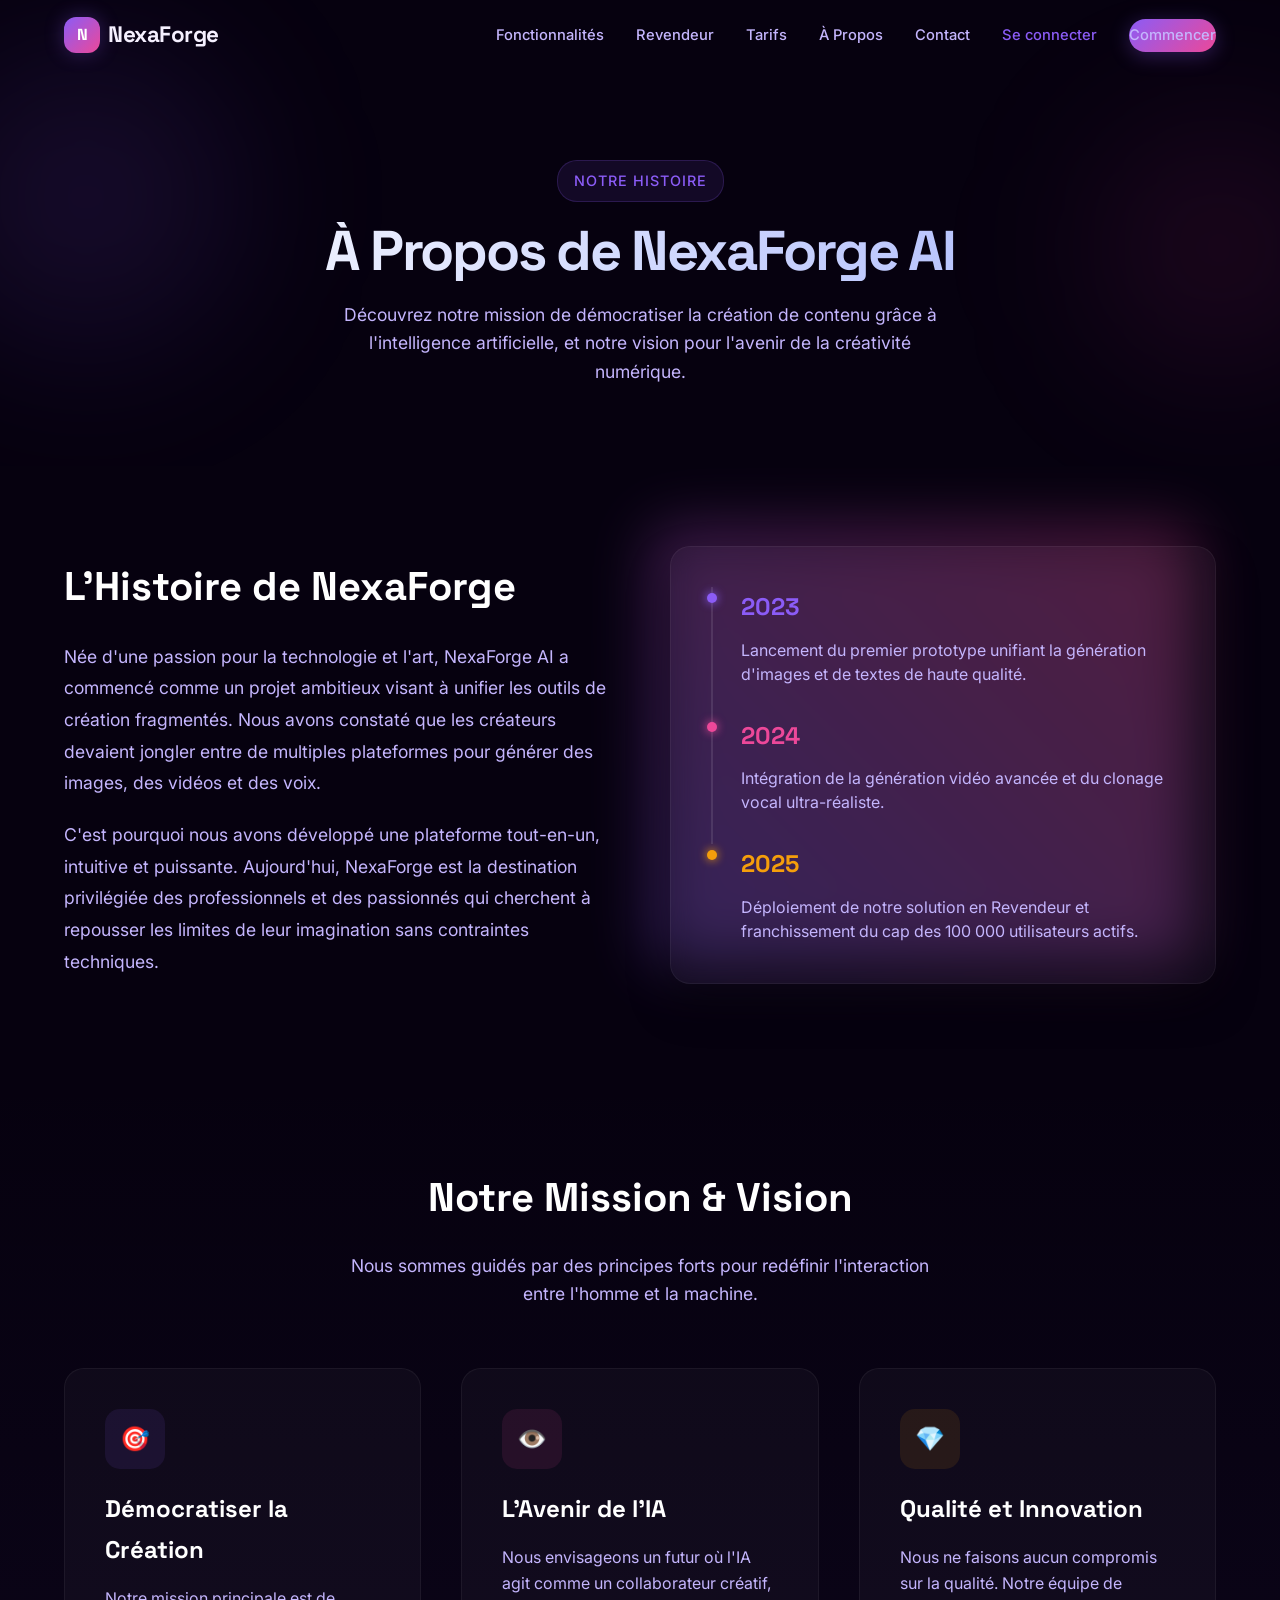
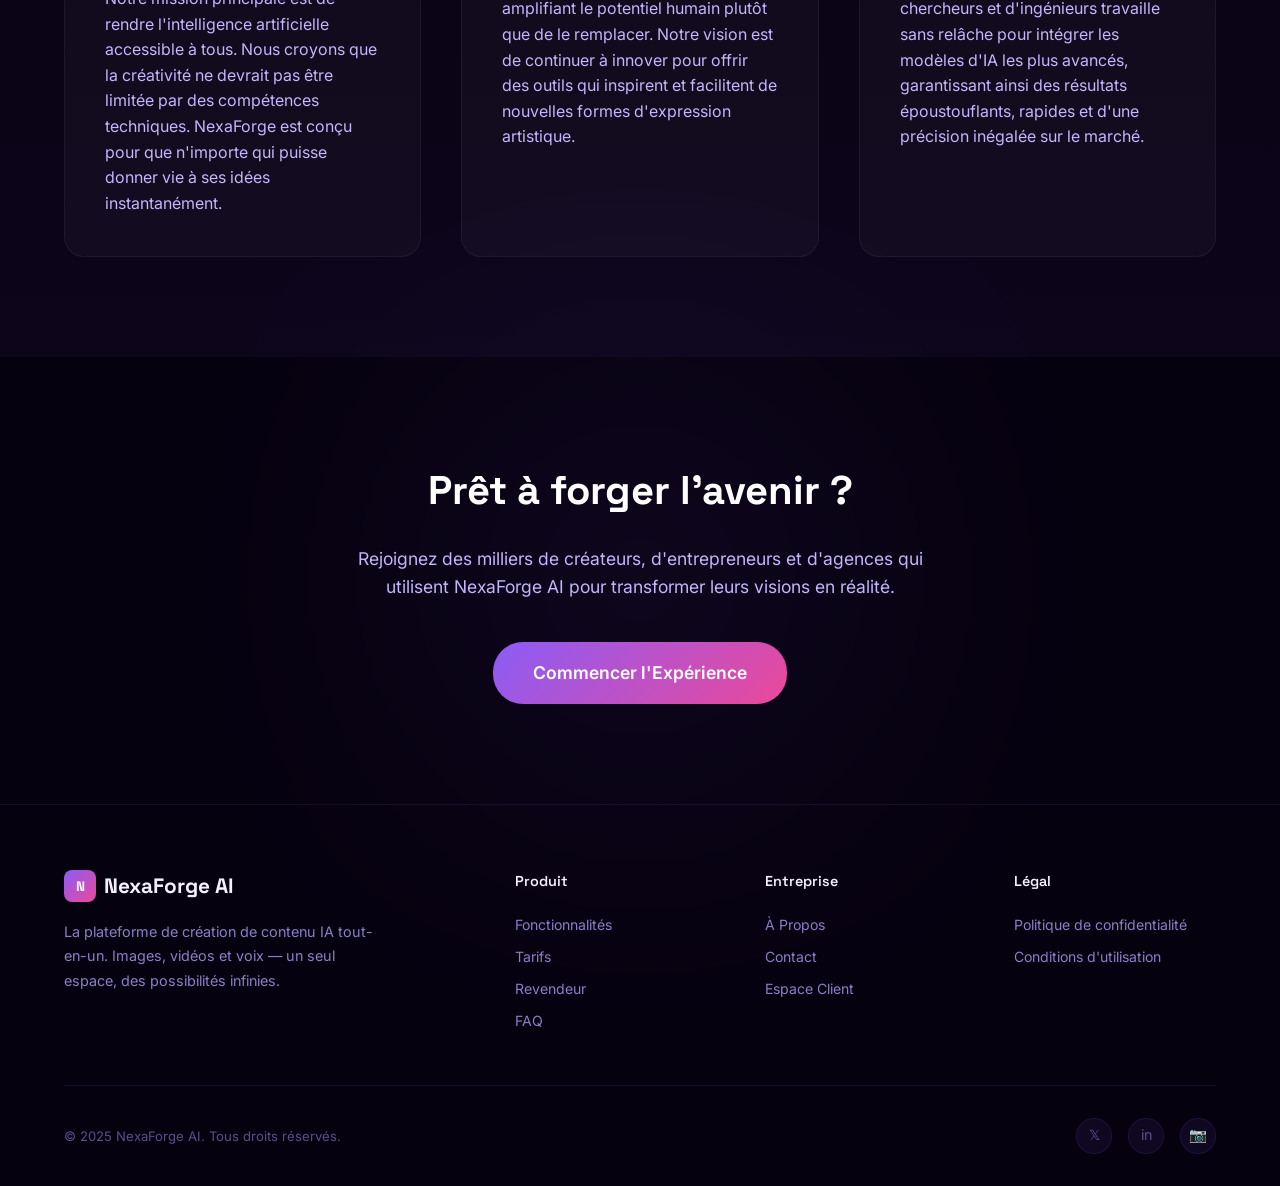
<file: about.html>
<!DOCTYPE html>
<html lang="fr">
<head>
    <meta charset="UTF-8">
    <meta name="viewport" content="width=device-width, initial-scale=1.0">
    <title>À Propos - NexaForge AI</title>
    <link rel="stylesheet" href="css/style.css">
    <style>
        .timeline-item {
            margin-bottom: 30px;
            position: relative;
            padding-left: 30px;
        }
        .timeline-item::before {
            content: '';
            position: absolute;
            left: 0;
            top: 0;
            bottom: -30px;
            width: 2px;
            background: rgba(255, 255, 255, 0.1);
        }
        .timeline-item:last-child::before {
            display: none;
        }
        .timeline-dot {
            position: absolute;
            left: -4px;
            top: 6px;
            width: 10px;
            height: 10px;
            border-radius: 50%;
        }
        .value-card {
            background: rgba(255, 255, 255, 0.03);
            border: 1px solid rgba(255, 255, 255, 0.05);
            border-radius: 20px;
            padding: 40px;
            transition: transform 0.3s ease, border-color 0.3s ease;
            cursor: default;
        }
        .value-card:hover {
            transform: translateY(-5px);
        }
    </style>
</head>
<body>
    <!-- Navbar -->
    <nav class="navbar" id="navbar">
        <div class="container">
          <a href="index.html" class="nav-logo">
            <div class="nav-logo-icon">N</div>
            NexaForge
          </a>
          <div class="nav-links" id="navLinks">
            <a href="features.html">Fonctionnalités</a>
            <a href="white-label.html">Revendeur</a>
            <a href="index.html#pricing">Tarifs</a>
            <a href="about.html">À Propos</a>
            <a href="contact.html">Contact</a>
            <a href="workspace.html" style="color: var(--primary);">Se connecter</a>
            <a href="index.html#pricing" class="nav-cta">Commencer</a>
          </div>
          <button class="nav-toggle" id="navToggle" aria-label="Menu de navigation">
            <span></span><span></span><span></span>
          </button>
        </div>
    </nav>

    <!-- Page Hero -->
    <section style="padding: 160px 0 80px; position: relative; overflow: hidden;">
        <div class="hero-blob hero-blob-1"></div>
        <div class="hero-blob hero-blob-2"></div>
        <div class="container" style="position: relative; z-index: 2;">
          <div style="text-align: center;">
            <span class="section-label" style="display: inline-block; padding: 8px 16px; background: rgba(139, 92, 246, 0.1); color: var(--primary); border-radius: 20px; font-weight: 500; letter-spacing: 1px; margin-bottom: 20px; border: 1px solid rgba(139, 92, 246, 0.2); font-size: 0.9rem;">NOTRE HISTOIRE</span>
            <h1 class="hero-title" style="font-family: 'Space Grotesk', sans-serif; font-size: clamp(2rem, 5vw, 3.5rem); margin-bottom: 20px; background: linear-gradient(to right, #fff, #a5b4fc); -webkit-background-clip: text; color: transparent;">À Propos de NexaForge AI</h1>
            <p class="hero-subtitle" style="color: var(--text-secondary); max-width: 600px; margin: 0 auto; font-size: 1.1rem; line-height: 1.6;">Découvrez notre mission de démocratiser la création de contenu grâce à l'intelligence artificielle, et notre vision pour l'avenir de la créativité numérique.</p>
          </div>
        </div>
    </section>

    <!-- Story Section -->
    <section style="padding: 80px 0;">
        <div class="container">
            <div style="display: grid; grid-template-columns: repeat(auto-fit, minmax(300px, 1fr)); gap: 60px; align-items: center;">
                <div>
                    <h2 style="font-family: 'Space Grotesk', sans-serif; font-size: 2.5rem; margin-bottom: 20px; color: #fff;">L'Histoire de NexaForge</h2>
                    <p style="color: var(--text-secondary); margin-bottom: 20px; line-height: 1.8; font-size: 1.1rem;">
                        Née d'une passion pour la technologie et l'art, NexaForge AI a commencé comme un projet ambitieux visant à unifier les outils de création fragmentés. Nous avons constaté que les créateurs devaient jongler entre de multiples plateformes pour générer des images, des vidéos et des voix.
                    </p>
                    <p style="color: var(--text-secondary); line-height: 1.8; font-size: 1.1rem;">
                        C'est pourquoi nous avons développé une plateforme tout-en-un, intuitive et puissante. Aujourd'hui, NexaForge est la destination privilégiée des professionnels et des passionnés qui cherchent à repousser les limites de leur imagination sans contraintes techniques.
                    </p>
                </div>
                <div style="position: relative;">
                    <div style="position: absolute; top: -20px; left: -20px; width: 100%; height: 100%; background: linear-gradient(45deg, var(--primary), var(--accent)); border-radius: 20px; opacity: 0.3; filter: blur(30px); z-index: 0;"></div>
                    <div style="background: rgba(255, 255, 255, 0.03); border: 1px solid rgba(255, 255, 255, 0.05); border-radius: 20px; padding: 40px; position: relative; z-index: 1; backdrop-filter: blur(10px); box-shadow: 0 20px 40px rgba(0,0,0,0.4);">
                        
                        <div class="timeline-item">
                            <div class="timeline-dot" style="background: var(--primary); box-shadow: 0 0 10px var(--primary);"></div>
                            <h3 style="font-family: 'Space Grotesk', sans-serif; font-size: 1.5rem; margin-bottom: 10px; color: var(--primary);">2023</h3>
                            <p style="color: var(--text-secondary); margin: 0; line-height: 1.5;">Lancement du premier prototype unifiant la génération d'images et de textes de haute qualité.</p>
                        </div>
                        
                        <div class="timeline-item">
                            <div class="timeline-dot" style="background: var(--accent); box-shadow: 0 0 10px var(--accent);"></div>
                            <h3 style="font-family: 'Space Grotesk', sans-serif; font-size: 1.5rem; margin-bottom: 10px; color: var(--accent);">2024</h3>
                            <p style="color: var(--text-secondary); margin: 0; line-height: 1.5;">Intégration de la génération vidéo avancée et du clonage vocal ultra-réaliste.</p>
                        </div>
                        
                        <div class="timeline-item" style="margin-bottom: 0;">
                            <div class="timeline-dot" style="background: var(--gold); box-shadow: 0 0 10px var(--gold);"></div>
                            <h3 style="font-family: 'Space Grotesk', sans-serif; font-size: 1.5rem; margin-bottom: 10px; color: var(--gold);">2025</h3>
                            <p style="color: var(--text-secondary); margin: 0; line-height: 1.5;">Déploiement de notre solution en Revendeur et franchissement du cap des 100 000 utilisateurs actifs.</p>
                        </div>

                    </div>
                </div>
            </div>
        </div>
    </section>

    <!-- Mission & Vision -->
    <section style="padding: 100px 0; background: linear-gradient(to bottom, transparent, rgba(139, 92, 246, 0.05)); position: relative;">
        <div class="container">
            <div style="text-align: center; margin-bottom: 60px;">
                <h2 style="font-family: 'Space Grotesk', sans-serif; font-size: 2.5rem; margin-bottom: 20px; color: #fff;">Notre Mission & Vision</h2>
                <p style="color: var(--text-secondary); max-width: 600px; margin: 0 auto; font-size: 1.1rem; line-height: 1.6;">Nous sommes guidés par des principes forts pour redéfinir l'interaction entre l'homme et la machine.</p>
            </div>
            <div style="display: grid; grid-template-columns: repeat(auto-fit, minmax(300px, 1fr)); gap: 40px;">
                
                <!-- Mission -->
                <div class="value-card" onmouseover="this.style.borderColor='rgba(139, 92, 246, 0.5)';" onmouseout="this.style.borderColor='rgba(255, 255, 255, 0.05)';">
                    <div style="width: 60px; height: 60px; border-radius: 15px; background: rgba(139, 92, 246, 0.1); color: var(--primary); display: flex; align-items: center; justify-content: center; font-size: 24px; margin-bottom: 20px;">
                        🎯
                    </div>
                    <h3 style="font-family: 'Space Grotesk', sans-serif; font-size: 1.5rem; margin-bottom: 15px; color: #fff;">Démocratiser la Création</h3>
                    <p style="color: var(--text-secondary); line-height: 1.6;">
                        Notre mission principale est de rendre l'intelligence artificielle accessible à tous. Nous croyons que la créativité ne devrait pas être limitée par des compétences techniques. NexaForge est conçu pour que n'importe qui puisse donner vie à ses idées instantanément.
                    </p>
                </div>
                
                <!-- Vision -->
                <div class="value-card" onmouseover="this.style.borderColor='rgba(236, 72, 153, 0.5)';" onmouseout="this.style.borderColor='rgba(255, 255, 255, 0.05)';">
                    <div style="width: 60px; height: 60px; border-radius: 15px; background: rgba(236, 72, 153, 0.1); color: var(--accent); display: flex; align-items: center; justify-content: center; font-size: 24px; margin-bottom: 20px;">
                        👁️
                    </div>
                    <h3 style="font-family: 'Space Grotesk', sans-serif; font-size: 1.5rem; margin-bottom: 15px; color: #fff;">L'Avenir de l'IA</h3>
                    <p style="color: var(--text-secondary); line-height: 1.6;">
                        Nous envisageons un futur où l'IA agit comme un collaborateur créatif, amplifiant le potentiel humain plutôt que de le remplacer. Notre vision est de continuer à innover pour offrir des outils qui inspirent et facilitent de nouvelles formes d'expression artistique.
                    </p>
                </div>
                
                <!-- Quality -->
                <div class="value-card" onmouseover="this.style.borderColor='rgba(245, 158, 11, 0.5)';" onmouseout="this.style.borderColor='rgba(255, 255, 255, 0.05)';">
                    <div style="width: 60px; height: 60px; border-radius: 15px; background: rgba(245, 158, 11, 0.1); color: var(--gold); display: flex; align-items: center; justify-content: center; font-size: 24px; margin-bottom: 20px;">
                        💎
                    </div>
                    <h3 style="font-family: 'Space Grotesk', sans-serif; font-size: 1.5rem; margin-bottom: 15px; color: #fff;">Qualité et Innovation</h3>
                    <p style="color: var(--text-secondary); line-height: 1.6;">
                        Nous ne faisons aucun compromis sur la qualité. Notre équipe de chercheurs et d'ingénieurs travaille sans relâche pour intégrer les modèles d'IA les plus avancés, garantissant ainsi des résultats époustouflants, rapides et d'une précision inégalée sur le marché.
                    </p>
                </div>

            </div>
        </div>
    </section>

    <!-- CTA Section -->
    <section style="padding: 100px 0; text-align: center; position: relative;">
        <div style="position: absolute; top: 50%; left: 50%; transform: translate(-50%, -50%); width: 300px; height: 300px; background: var(--primary); filter: blur(150px); opacity: 0.2; border-radius: 50%; pointer-events: none;"></div>
        <div class="container" style="position: relative; z-index: 1;">
            <h2 style="font-family: 'Space Grotesk', sans-serif; font-size: 2.5rem; margin-bottom: 20px; color: #fff;">Prêt à forger l'avenir ?</h2>
            <p style="color: var(--text-secondary); margin-bottom: 40px; max-width: 600px; margin-left: auto; margin-right: auto; font-size: 1.1rem; line-height: 1.6;">
                Rejoignez des milliers de créateurs, d'entrepreneurs et d'agences qui utilisent NexaForge AI pour transformer leurs visions en réalité.
            </p>
            <a href="index.html#pricing" style="display: inline-block; padding: 16px 40px; background: linear-gradient(135deg, var(--primary), var(--accent)); color: white; text-decoration: none; border-radius: 30px; font-weight: 600; font-size: 1.1rem; transition: transform 0.3s ease, box-shadow 0.3s ease;" onmouseover="this.style.transform='translateY(-2px)'; this.style.boxShadow='0 10px 20px rgba(139,92,246,0.3)';" onmouseout="this.style.transform='translateY(0)'; this.style.boxShadow='none';">Commencer l'Expérience</a>
        </div>
    </section>

    <!-- Footer -->
    <footer class="footer">
        <div class="container">
          <div class="footer-grid">
            <div>
              <div class="footer-brand">
                <div class="footer-brand-icon">N</div>
                NexaForge AI
              </div>
              <p class="footer-desc">
                La plateforme de création de contenu IA tout-en-un. Images, vidéos et voix — un seul espace, des possibilités infinies.
              </p>
            </div>
            <div class="footer-column">
              <h4>Produit</h4>
              <a href="features.html">Fonctionnalités</a>
              <a href="index.html#pricing">Tarifs</a>
              <a href="white-label.html">Revendeur</a>
              <a href="index.html#faq">FAQ</a>
            </div>
            <div class="footer-column">
              <h4>Entreprise</h4>
              <a href="about.html">À Propos</a>
              <a href="contact.html">Contact</a>
              <a href="workspace.html">Espace Client</a>
            </div>
            <div class="footer-column">
              <h4>Légal</h4>
              <a href="privacy.html">Politique de confidentialité</a>
              <a href="terms.html">Conditions d'utilisation</a>
            </div>
          </div>
          <div class="footer-bottom">
            <span>&copy; 2025 NexaForge AI. Tous droits réservés.</span>
            <div class="footer-socials">
              <a href="#" aria-label="Twitter">𝕏</a>
              <a href="#" aria-label="LinkedIn">in</a>
              <a href="#" aria-label="Instagram">📷</a>
            </div>
          </div>
        </div>
    </footer>

    <script>
      // Mobile menu toggle
      document.getElementById('navToggle').addEventListener('click', function() {
        document.getElementById('navLinks').classList.toggle('active');
        this.classList.toggle('active');
      });
      // Navbar scroll effect
      window.addEventListener('scroll', () => {
        const navbar = document.getElementById('navbar');
        if (window.scrollY > 50) {
          navbar.classList.add('scrolled');
        } else {
          navbar.classList.remove('scrolled');
        }
      });
    </script>
</body>
</html>
</file>
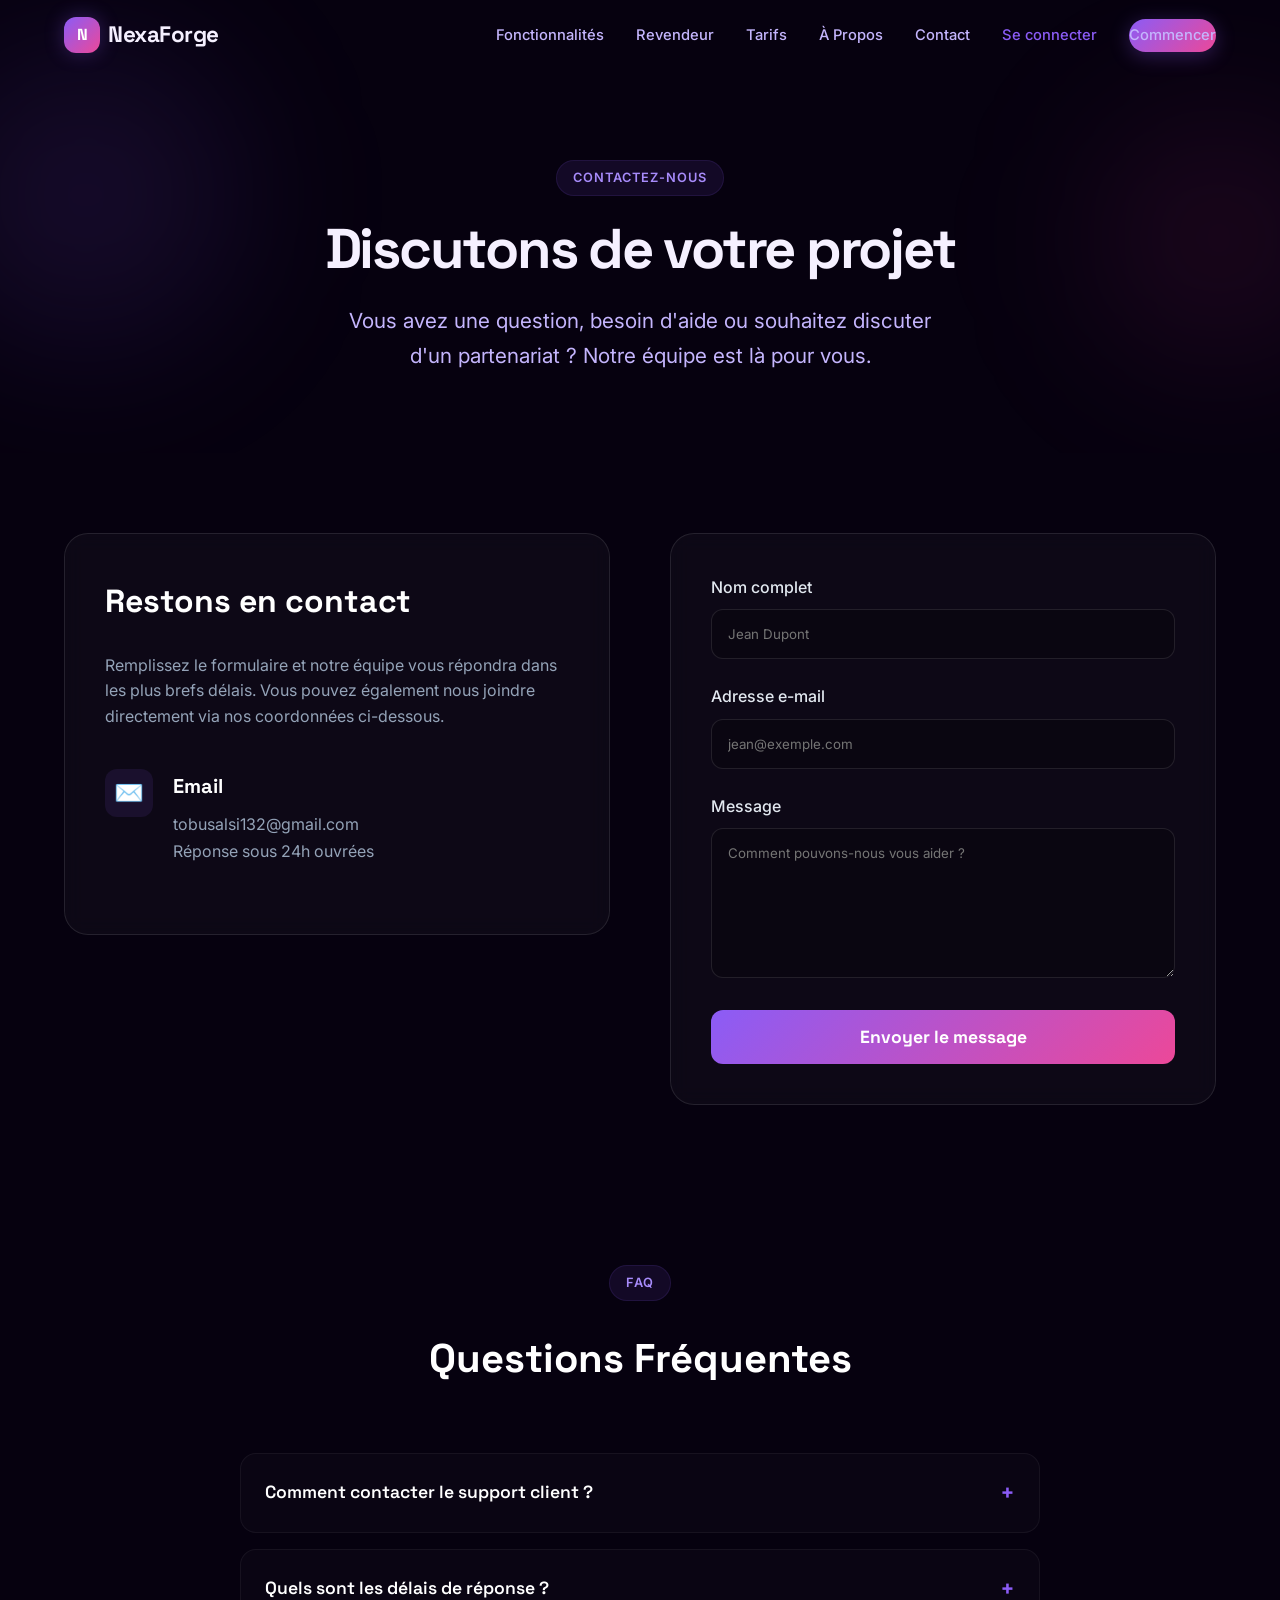
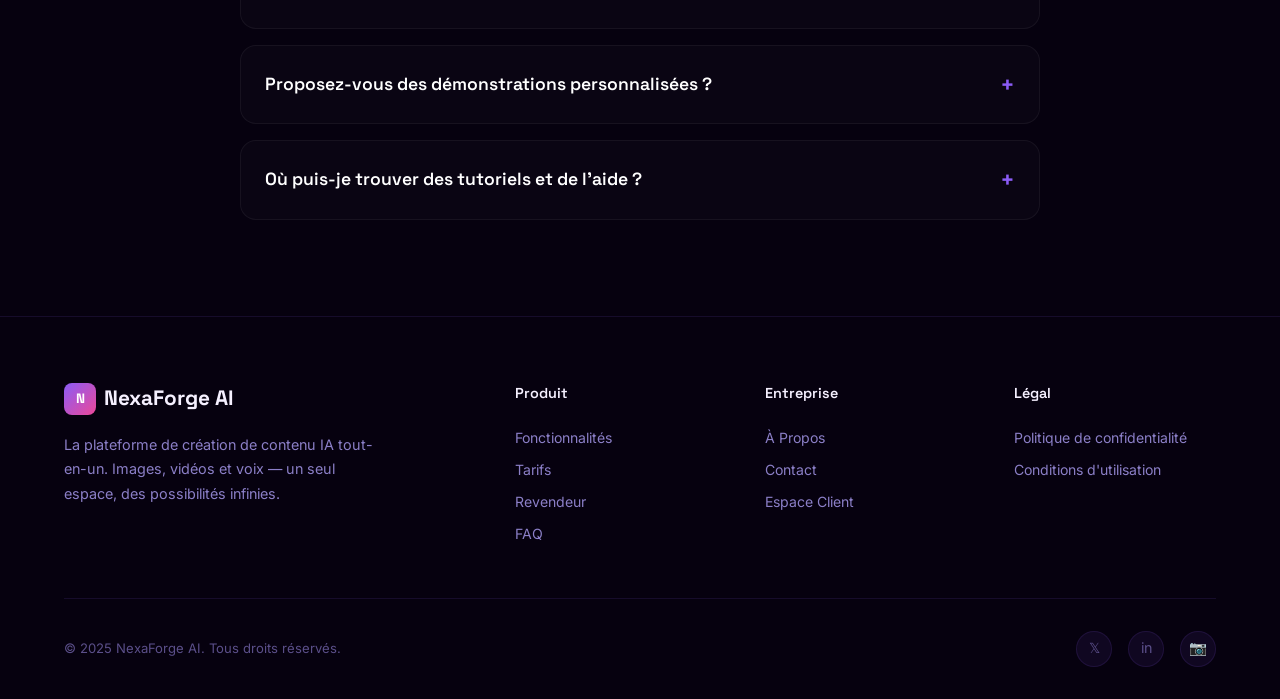
<file: contact.html>
<!DOCTYPE html>
<html lang="fr">
<head>
  <meta charset="UTF-8">
  <meta name="viewport" content="width=device-width, initial-scale=1.0">
  <title>Contact - NexaForge AI</title>
  <link rel="stylesheet" href="css/style.css">
  <link href="https://fonts.googleapis.com/css2?family=Inter:wght@400;500;600&family=Space+Grotesk:wght@500;700&display=swap" rel="stylesheet">
  <style>
    .contact-section {
      padding: 80px 0;
      position: relative;
    }
    
    .contact-grid {
      display: grid;
      grid-template-columns: 1fr 1fr;
      gap: 60px;
      align-items: flex-start;
    }
    
    @media (max-width: 768px) {
      .contact-grid {
        grid-template-columns: 1fr;
      }
    }
    
    .contact-info-card {
      background: rgba(255, 255, 255, 0.03);
      border: 1px solid rgba(255, 255, 255, 0.1);
      border-radius: 24px;
      padding: 40px;
      backdrop-filter: blur(10px);
      -webkit-backdrop-filter: blur(10px);
    }
    
    .contact-method {
      display: flex;
      align-items: flex-start;
      gap: 20px;
      margin-bottom: 30px;
    }
    
    .contact-icon {
      width: 48px;
      height: 48px;
      border-radius: 12px;
      background: rgba(139, 92, 246, 0.1);
      color: var(--primary);
      display: flex;
      align-items: center;
      justify-content: center;
      font-size: 24px;
      flex-shrink: 0;
    }
    
    .contact-method h3 {
      font-family: 'Space Grotesk', sans-serif;
      font-size: 1.25rem;
      margin-bottom: 8px;
      color: #fff;
    }
    
    .contact-method p, .contact-method a {
      color: #94a3b8;
      text-decoration: none;
      line-height: 1.6;
      transition: color 0.3s ease;
    }
    
    .contact-method a:hover {
      color: var(--primary);
    }
    
    .contact-form {
      background: rgba(255, 255, 255, 0.03);
      border: 1px solid rgba(255, 255, 255, 0.1);
      border-radius: 24px;
      padding: 40px;
      backdrop-filter: blur(10px);
      -webkit-backdrop-filter: blur(10px);
    }
    
    .form-group {
      margin-bottom: 24px;
    }
    
    .form-group label {
      display: block;
      margin-bottom: 8px;
      color: #e2e8f0;
      font-weight: 500;
    }
    
    .form-control {
      width: 100%;
      background: rgba(0, 0, 0, 0.2);
      border: 1px solid rgba(255, 255, 255, 0.1);
      border-radius: 12px;
      padding: 16px;
      color: #fff;
      font-family: 'Inter', sans-serif;
      transition: all 0.3s ease;
    }
    
    .form-control:focus {
      outline: none;
      border-color: var(--primary);
      box-shadow: 0 0 0 2px rgba(139, 92, 246, 0.2);
    }
    
    .form-control option {
      background: var(--bg-primary);
      color: #fff;
    }
    
    textarea.form-control {
      resize: vertical;
      min-height: 150px;
    }
    
    .btn-submit {
      width: 100%;
      background: linear-gradient(135deg, var(--primary), var(--accent));
      color: white;
      border: none;
      border-radius: 12px;
      padding: 16px;
      font-family: 'Space Grotesk', sans-serif;
      font-weight: 700;
      font-size: 1.1rem;
      cursor: pointer;
      transition: all 0.3s ease;
    }
    
    .btn-submit:hover {
      transform: translateY(-2px);
      box-shadow: 0 10px 20px rgba(139, 92, 246, 0.3);
    }
    
    .faq-section {
      padding: 80px 0;
      position: relative;
    }
    
    .faq-container {
      max-width: 800px;
      margin: 0 auto;
    }
    
    .faq-item {
      background: rgba(255, 255, 255, 0.02);
      border: 1px solid rgba(255, 255, 255, 0.05);
      border-radius: 16px;
      margin-bottom: 16px;
      overflow: hidden;
      transition: all 0.3s ease;
    }
    
    .faq-item:hover {
      background: rgba(255, 255, 255, 0.04);
      border-color: rgba(255, 255, 255, 0.1);
    }
    
    .faq-question {
      padding: 24px;
      display: flex;
      justify-content: space-between;
      align-items: center;
      cursor: pointer;
      font-family: 'Space Grotesk', sans-serif;
      font-size: 1.1rem;
      font-weight: 600;
      color: #fff;
    }
    
    .faq-icon {
      color: var(--primary);
      transition: transform 0.3s ease;
      font-size: 1.5rem;
    }
    
    .faq-item.active .faq-icon {
      transform: rotate(45deg);
    }
    
    .faq-answer {
      padding: 0 24px;
      max-height: 0;
      overflow: hidden;
      transition: all 0.3s ease;
      color: #94a3b8;
      line-height: 1.6;
    }
    
    .faq-item.active .faq-answer {
      padding: 0 24px 24px;
      max-height: 500px;
    }
  </style>
</head>
<body>
  <!-- NAVBAR HTML -->
  <nav class="navbar" id="navbar">
    <div class="container">
      <a href="index.html" class="nav-logo">
        <div class="nav-logo-icon">N</div>
        NexaForge
      </a>
      <div class="nav-links" id="navLinks">
        <a href="features.html">Fonctionnalités</a>
        <a href="white-label.html">Revendeur</a>
        <a href="index.html#pricing">Tarifs</a>
        <a href="about.html">À Propos</a>
        <a href="contact.html">Contact</a>
        <a href="workspace.html" style="color: var(--primary);">Se connecter</a>
        <a href="index.html#pricing" class="nav-cta">Commencer</a>
      </div>
      <button class="nav-toggle" id="navToggle" aria-label="Menu de navigation">
        <span></span><span></span><span></span>
      </button>
    </div>
  </nav>

  <!-- PAGE HERO -->
  <section style="padding: 160px 0 80px; position: relative; overflow: hidden;">
    <div class="hero-blob hero-blob-1"></div>
    <div class="hero-blob hero-blob-2"></div>
    <div class="container" style="position: relative; z-index: 2;">
      <div class="text-center">
        <span class="section-label">CONTACTEZ-NOUS</span>
        <h1 class="hero-title" style="font-size: clamp(2rem, 5vw, 3.5rem);">Discutons de votre projet</h1>
        <p class="hero-subtitle" style="max-width: 600px; margin: 0 auto;">Vous avez une question, besoin d'aide ou souhaitez discuter d'un partenariat ? Notre équipe est là pour vous.</p>
      </div>
    </div>
  </section>

  <!-- CONTACT SECTION -->
  <section class="contact-section">
    <div class="container">
      <div class="contact-grid">
        <!-- Contact Info -->
        <div class="contact-info">
          <div class="contact-info-card">
            <h2 style="font-family: 'Space Grotesk', sans-serif; font-size: 2rem; margin-bottom: 24px; color: #fff;">Restons en contact</h2>
            <p style="color: #94a3b8; margin-bottom: 40px; line-height: 1.6;">Remplissez le formulaire et notre équipe vous répondra dans les plus brefs délais. Vous pouvez également nous joindre directement via nos coordonnées ci-dessous.</p>
            
            <div class="contact-method">
              <div class="contact-icon">✉️</div>
              <div>
                <h3>Email</h3>
                <a href="mailto:tobusalsi132@gmail.com">tobusalsi132@gmail.com</a>
                <p>Réponse sous 24h ouvrées</p>
              </div>
            </div>
          </div>
        </div>

        <!-- Contact Form -->
        <div class="contact-form-container">
          <form class="contact-form" action="https://formsubmit.co/tobusalsi132@gmail.com" method="POST">
            <!-- Prevent Captcha (Optionnel) -->
            <input type="hidden" name="_captcha" value="false">
            <div class="form-group">
              <label for="name">Nom complet</label>
              <input type="text" id="name" name="name" class="form-control" placeholder="Jean Dupont" required>
            </div>
            
            <div class="form-group">
              <label for="email">Adresse e-mail</label>
              <input type="email" id="email" name="email" class="form-control" placeholder="jean@exemple.com" required>
            </div>
            

            <div class="form-group">
              <label for="message">Message</label>
              <textarea id="message" name="message" class="form-control" placeholder="Comment pouvons-nous vous aider ?" required></textarea>
            </div>
            
            <button type="submit" class="btn-submit">Envoyer le message</button>
          </form>
        </div>
      </div>
    </div>
  </section>

  <!-- FAQ SECTION -->
  <section class="faq-section" id="faq">
    <div class="container">
      <div class="text-center" style="margin-bottom: 60px;">
        <span class="section-label">FAQ</span>
        <h2 style="font-family: 'Space Grotesk', sans-serif; font-size: 2.5rem; color: #fff;">Questions Fréquentes</h2>
      </div>
      
      <div class="faq-container">
        <div class="faq-item">
          <div class="faq-question">
            Comment contacter le support client ?
            <span class="faq-icon">+</span>
          </div>
          <div class="faq-answer">
            <p>Notre équipe de support est disponible 24/7 par e-mail à l'adresse contact@nexaforge.ai. Nous nous efforçons de répondre à toutes les demandes sous 24 heures ouvrées. Les clients Premium bénéficient d'un support prioritaire via chat en direct dans leur espace client.</p>
          </div>
        </div>
        
        <div class="faq-item">
          <div class="faq-question">
            Quels sont les délais de réponse ?
            <span class="faq-icon">+</span>
          </div>
          <div class="faq-answer">
            <p>Pour les utilisateurs de la version gratuite, le délai de réponse moyen est de 24 à 48 heures. Pour les forfaits Pro et Revendeur, notre équipe s'engage à vous répondre en moins de 4 heures ouvrées.</p>
          </div>
        </div>
        
        <div class="faq-item">
          <div class="faq-question">
            Proposez-vous des démonstrations personnalisées ?
            <span class="faq-icon">+</span>
          </div>
          <div class="faq-answer">
            <p>Absolument ! Si vous êtes intéressé par nos offres d'entreprise ou notre solution en revendeur, vous pouvez remplir le formulaire de contact ci-dessus en sélectionnant "Question commerciale". Notre équipe vous recontactera pour planifier une démo adaptée à vos besoins.</p>
          </div>
        </div>
        
        <div class="faq-item">
          <div class="faq-question">
            Où puis-je trouver des tutoriels et de l'aide ?
            <span class="faq-icon">+</span>
          </div>
          <div class="faq-answer">
            <p>Vous pouvez consulter notre Centre d'Aide complet, qui propose des guides pas-à-pas, des tutoriels vidéo et des astuces pour tirer le meilleur parti de NexaForge AI. Une fois connecté, cliquez sur "Aide" dans le menu de votre espace client.</p>
          </div>
        </div>
      </div>
    </div>
  </section>

  <!-- FOOTER HTML -->
  <footer class="footer">
    <div class="container">
      <div class="footer-grid">
        <div>
          <div class="footer-brand">
            <div class="footer-brand-icon">N</div>
            NexaForge AI
          </div>
          <p class="footer-desc">
            La plateforme de création de contenu IA tout-en-un. Images, vidéos et voix — un seul espace, des possibilités infinies.
          </p>
        </div>
        <div class="footer-column">
          <h4>Produit</h4>
          <a href="features.html">Fonctionnalités</a>
          <a href="index.html#pricing">Tarifs</a>
          <a href="white-label.html">Revendeur</a>
          <a href="index.html#faq">FAQ</a>
        </div>
        <div class="footer-column">
          <h4>Entreprise</h4>
          <a href="about.html">À Propos</a>
          <a href="contact.html">Contact</a>
          <a href="workspace.html">Espace Client</a>
        </div>
        <div class="footer-column">
          <h4>Légal</h4>
          <a href="privacy.html">Politique de confidentialité</a>
          <a href="terms.html">Conditions d'utilisation</a>
        </div>
      </div>
      <div class="footer-bottom">
        <span>&copy; 2025 NexaForge AI. Tous droits réservés.</span>
        <div class="footer-socials">
          <a href="#" aria-label="Twitter">𝕏</a>
          <a href="#" aria-label="LinkedIn">in</a>
          <a href="#" aria-label="Instagram">📷</a>
        </div>
      </div>
    </div>
  </footer>

  <script>
    // FAQ Toggle
    document.querySelectorAll('.faq-question').forEach(question => {
      question.addEventListener('click', () => {
        const item = question.parentElement;
        const isActive = item.classList.contains('active');
        
        // Close all other FAQs
        document.querySelectorAll('.faq-item').forEach(faq => {
          faq.classList.remove('active');
        });
        
        // Toggle current FAQ
        if (!isActive) {
          item.classList.add('active');
        }
      });
    });

    // Mobile menu toggle
    document.getElementById('navToggle').addEventListener('click', function() {
      document.getElementById('navLinks').classList.toggle('active');
      this.classList.toggle('active');
    });
    // Navbar scroll effect
    window.addEventListener('scroll', () => {
      const navbar = document.getElementById('navbar');
      if (window.scrollY > 50) {
        navbar.classList.add('scrolled');
      } else {
        navbar.classList.remove('scrolled');
      }
    });
  </script>
</body>
</html>
</file>
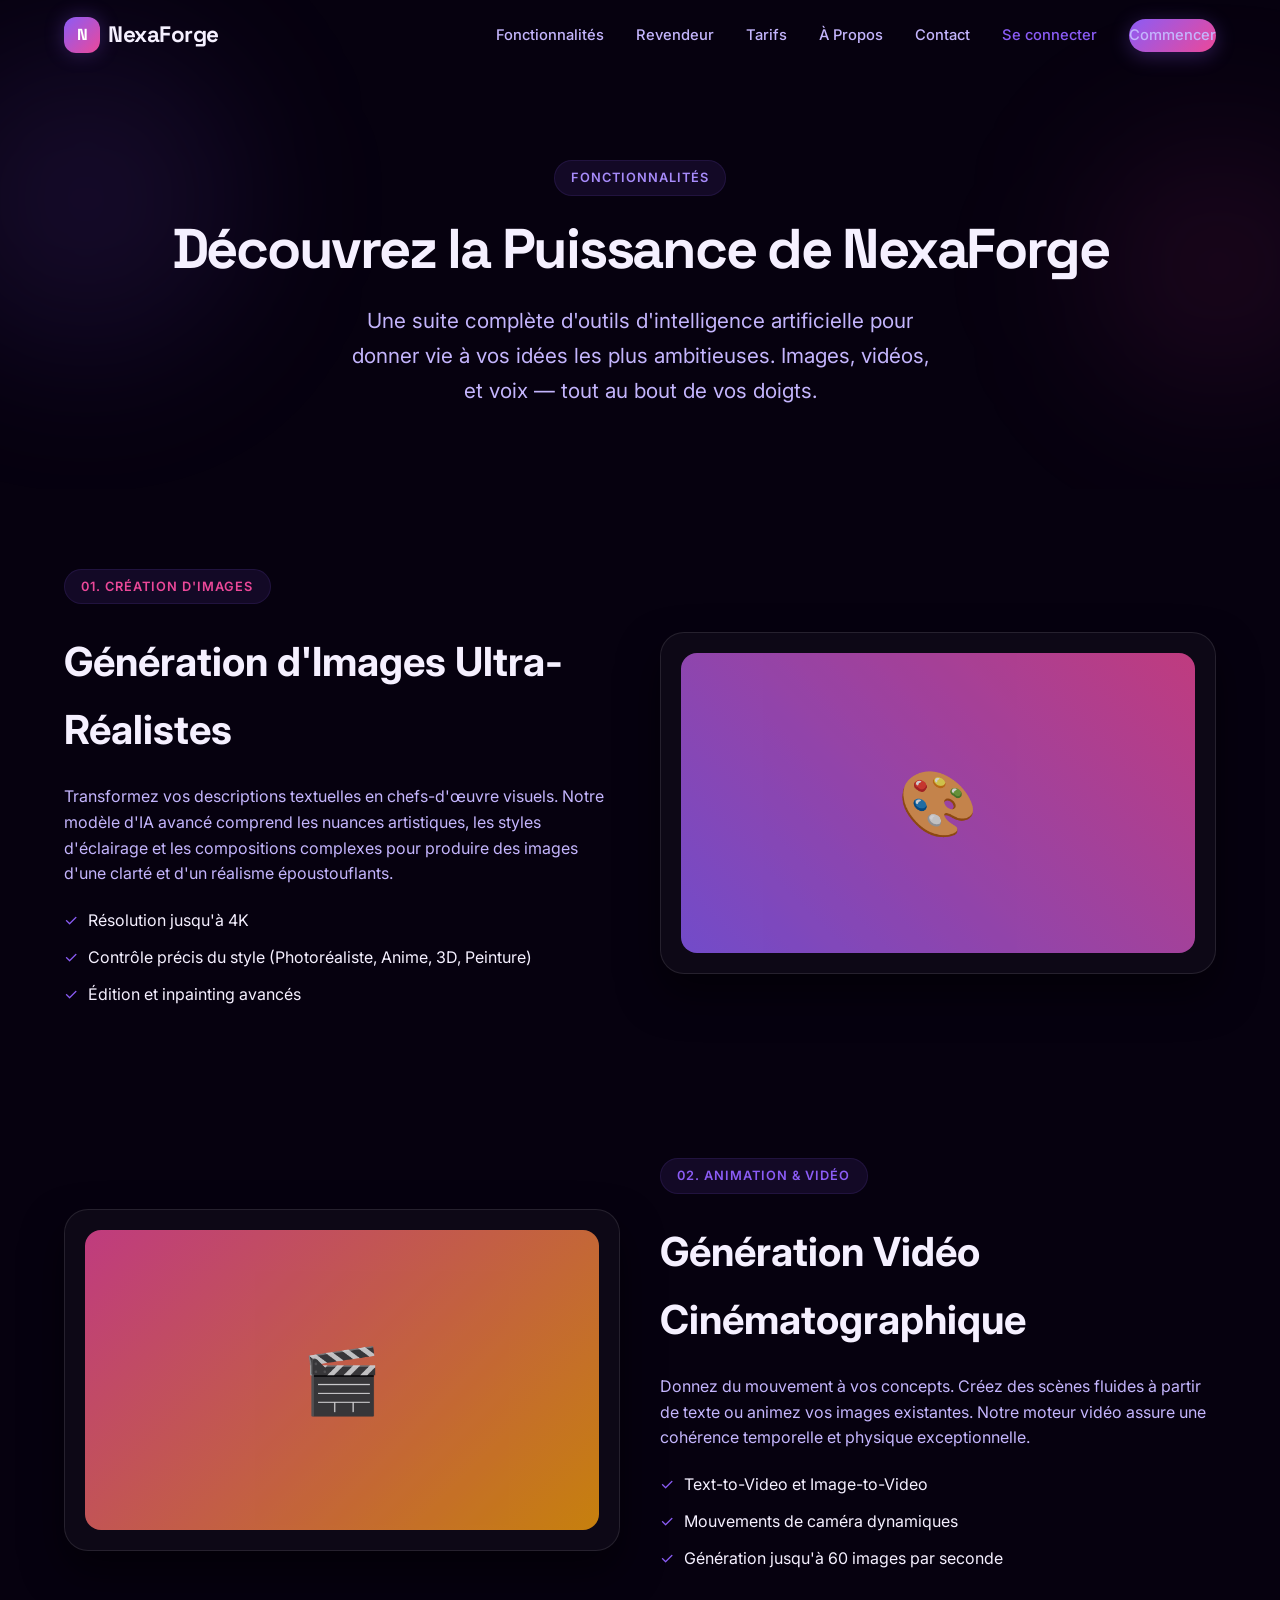
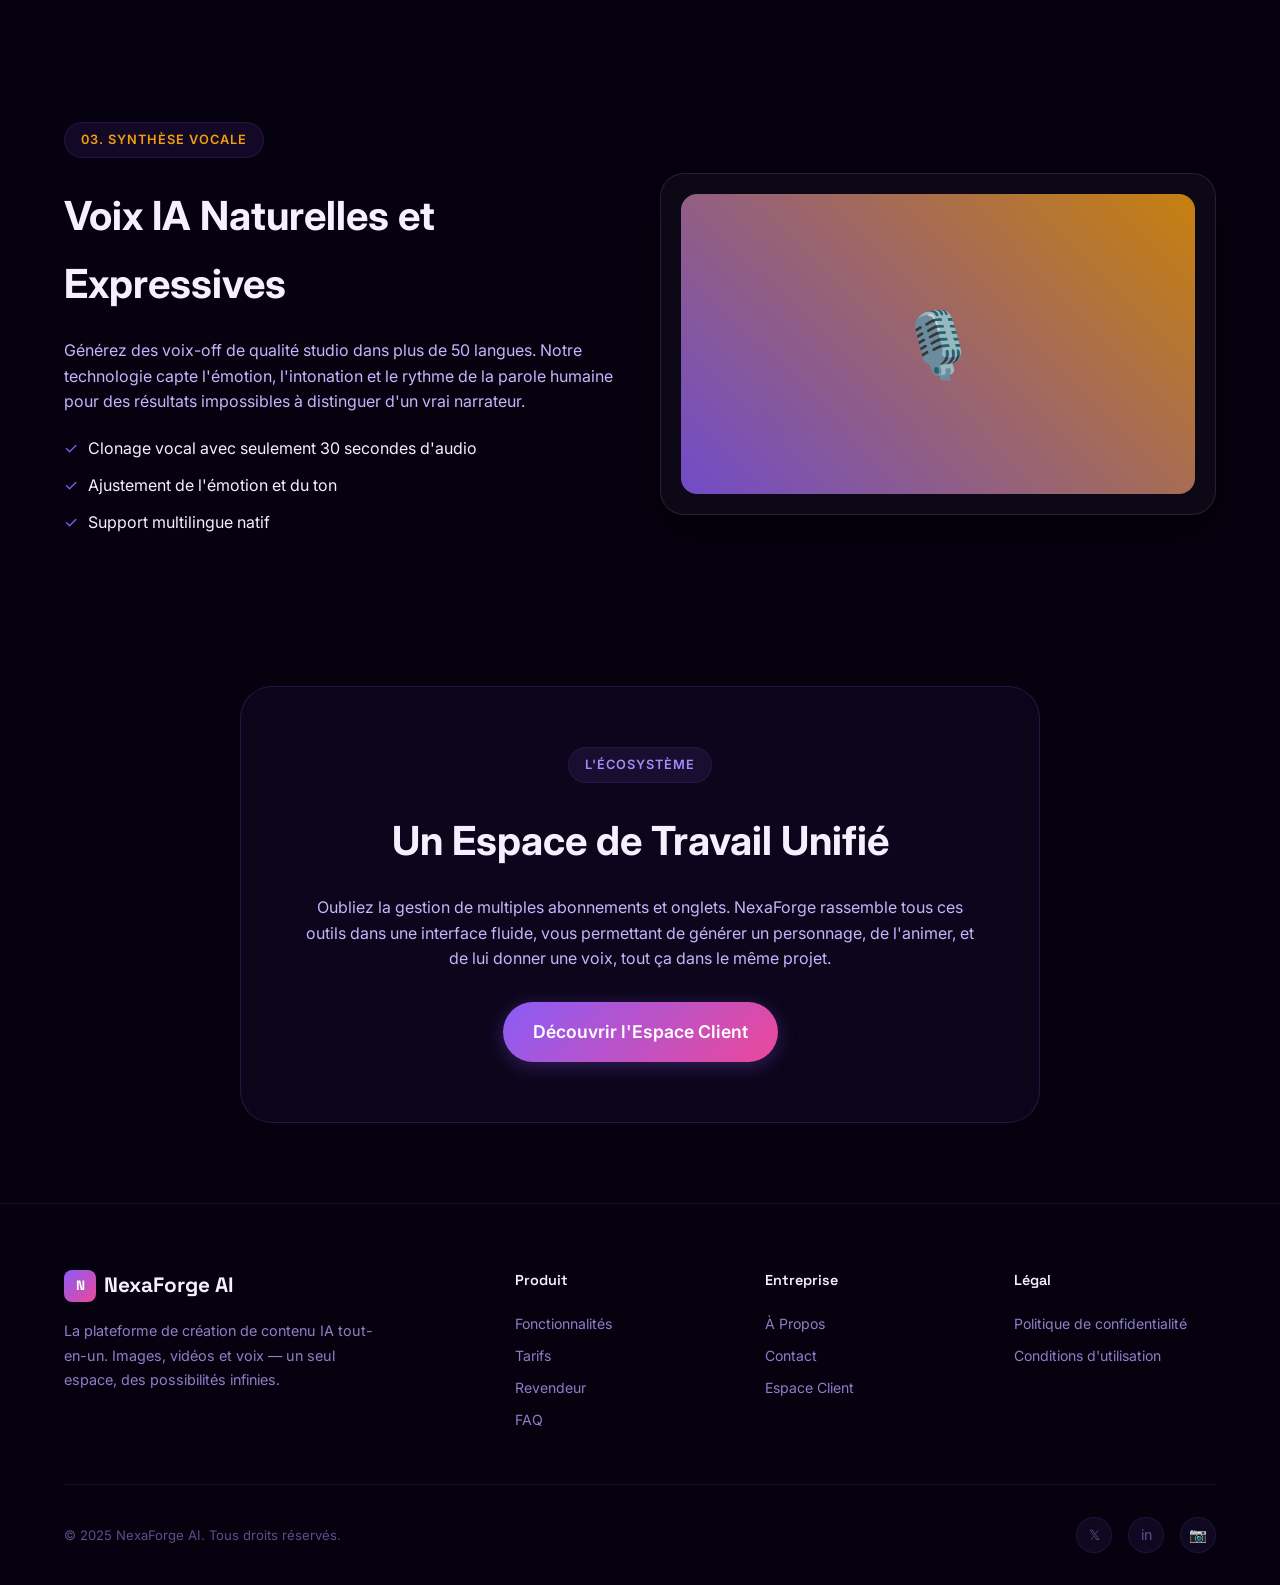
<file: features.html>
<!DOCTYPE html>
<html lang="fr">
<head>
  <meta charset="UTF-8">
  <meta name="viewport" content="width=device-width, initial-scale=1.0">
  <title>Fonctionnalités - NexaForge AI</title>
  <link rel="stylesheet" href="css/style.css">
</head>
<body>
  <!-- NAVBAR -->
  <nav class="navbar" id="navbar">
    <div class="container">
      <a href="index.html" class="nav-logo">
        <div class="nav-logo-icon">N</div>
        NexaForge
      </a>
      <div class="nav-links" id="navLinks">
        <a href="features.html">Fonctionnalités</a>
        <a href="white-label.html">Revendeur</a>
        <a href="index.html#pricing">Tarifs</a>
        <a href="about.html">À Propos</a>
        <a href="contact.html">Contact</a>
        <a href="workspace.html" style="color: var(--primary);">Se connecter</a>
        <a href="index.html#pricing" class="nav-cta">Commencer</a>
      </div>
      <button class="nav-toggle" id="navToggle" aria-label="Menu de navigation">
        <span></span><span></span><span></span>
      </button>
    </div>
  </nav>

  <!-- PAGE HERO -->
  <section style="padding: 160px 0 80px; position: relative; overflow: hidden;">
    <div class="hero-blob hero-blob-1"></div>
    <div class="hero-blob hero-blob-2"></div>
    <div class="container" style="position: relative; z-index: 2;">
      <div class="text-center">
        <span class="section-label">FONCTIONNALITÉS</span>
        <h1 class="hero-title" style="font-size: clamp(2rem, 5vw, 3.5rem);">Découvrez la Puissance de NexaForge</h1>
        <p class="hero-subtitle" style="max-width: 600px; margin: 0 auto;">Une suite complète d'outils d'intelligence artificielle pour donner vie à vos idées les plus ambitieuses. Images, vidéos, et voix — tout au bout de vos doigts.</p>
      </div>
    </div>
  </section>

  <!-- FEATURES SECTIONS -->
  <section class="features-detail" style="padding: 80px 0;">
    <div class="container">
      <!-- Image Generation -->
      <div class="feature-block" style="display: flex; flex-wrap: wrap; align-items: center; gap: 40px; margin-bottom: 120px;">
        <div style="flex: 1 1 400px;">
          <span class="section-label" style="color: var(--accent);">01. Création d'Images</span>
          <h2 style="font-size: 2.5rem; margin-bottom: 20px;">Génération d'Images Ultra-Réalistes</h2>
          <p style="color: var(--text-secondary); margin-bottom: 20px; line-height: 1.6;">Transformez vos descriptions textuelles en chefs-d'œuvre visuels. Notre modèle d'IA avancé comprend les nuances artistiques, les styles d'éclairage et les compositions complexes pour produire des images d'une clarté et d'un réalisme époustouflants.</p>
          <ul style="list-style: none; padding: 0; margin-bottom: 30px;">
            <li style="margin-bottom: 10px; display: flex; align-items: center; gap: 10px;">
              <span style="color: var(--primary);">✓</span> Résolution jusqu'à 4K
            </li>
            <li style="margin-bottom: 10px; display: flex; align-items: center; gap: 10px;">
              <span style="color: var(--primary);">✓</span> Contrôle précis du style (Photoréaliste, Anime, 3D, Peinture)
            </li>
            <li style="margin-bottom: 10px; display: flex; align-items: center; gap: 10px;">
              <span style="color: var(--primary);">✓</span> Édition et inpainting avancés
            </li>
          </ul>
        </div>
        <div style="flex: 1 1 400px; background: rgba(255, 255, 255, 0.03); border: 1px solid rgba(255, 255, 255, 0.1); border-radius: 24px; padding: 20px; box-shadow: 0 20px 40px rgba(0,0,0,0.5);">
          <div style="width: 100%; height: 300px; background: linear-gradient(45deg, var(--primary), var(--accent)); border-radius: 16px; opacity: 0.8; display: flex; align-items: center; justify-content: center; font-size: 4rem;">🎨</div>
        </div>
      </div>

      <!-- Video Generation -->
      <div class="feature-block" style="display: flex; flex-wrap: wrap; align-items: center; gap: 40px; margin-bottom: 120px; flex-direction: row-reverse;">
        <div style="flex: 1 1 400px;">
          <span class="section-label" style="color: var(--primary);">02. Animation & Vidéo</span>
          <h2 style="font-size: 2.5rem; margin-bottom: 20px;">Génération Vidéo Cinématographique</h2>
          <p style="color: var(--text-secondary); margin-bottom: 20px; line-height: 1.6;">Donnez du mouvement à vos concepts. Créez des scènes fluides à partir de texte ou animez vos images existantes. Notre moteur vidéo assure une cohérence temporelle et physique exceptionnelle.</p>
          <ul style="list-style: none; padding: 0; margin-bottom: 30px;">
            <li style="margin-bottom: 10px; display: flex; align-items: center; gap: 10px;">
              <span style="color: var(--primary);">✓</span> Text-to-Video et Image-to-Video
            </li>
            <li style="margin-bottom: 10px; display: flex; align-items: center; gap: 10px;">
              <span style="color: var(--primary);">✓</span> Mouvements de caméra dynamiques
            </li>
            <li style="margin-bottom: 10px; display: flex; align-items: center; gap: 10px;">
              <span style="color: var(--primary);">✓</span> Génération jusqu'à 60 images par seconde
            </li>
          </ul>
        </div>
        <div style="flex: 1 1 400px; background: rgba(255, 255, 255, 0.03); border: 1px solid rgba(255, 255, 255, 0.1); border-radius: 24px; padding: 20px; box-shadow: 0 20px 40px rgba(0,0,0,0.5);">
          <div style="width: 100%; height: 300px; background: linear-gradient(135deg, var(--accent), var(--gold)); border-radius: 16px; opacity: 0.8; display: flex; align-items: center; justify-content: center; font-size: 4rem;">🎬</div>
        </div>
      </div>

      <!-- Voice Synthesis -->
      <div class="feature-block" style="display: flex; flex-wrap: wrap; align-items: center; gap: 40px; margin-bottom: 120px;">
        <div style="flex: 1 1 400px;">
          <span class="section-label" style="color: var(--gold);">03. Synthèse Vocale</span>
          <h2 style="font-size: 2.5rem; margin-bottom: 20px;">Voix IA Naturelles et Expressives</h2>
          <p style="color: var(--text-secondary); margin-bottom: 20px; line-height: 1.6;">Générez des voix-off de qualité studio dans plus de 50 langues. Notre technologie capte l'émotion, l'intonation et le rythme de la parole humaine pour des résultats impossibles à distinguer d'un vrai narrateur.</p>
          <ul style="list-style: none; padding: 0; margin-bottom: 30px;">
            <li style="margin-bottom: 10px; display: flex; align-items: center; gap: 10px;">
              <span style="color: var(--primary);">✓</span> Clonage vocal avec seulement 30 secondes d'audio
            </li>
            <li style="margin-bottom: 10px; display: flex; align-items: center; gap: 10px;">
              <span style="color: var(--primary);">✓</span> Ajustement de l'émotion et du ton
            </li>
            <li style="margin-bottom: 10px; display: flex; align-items: center; gap: 10px;">
              <span style="color: var(--primary);">✓</span> Support multilingue natif
            </li>
          </ul>
        </div>
        <div style="flex: 1 1 400px; background: rgba(255, 255, 255, 0.03); border: 1px solid rgba(255, 255, 255, 0.1); border-radius: 24px; padding: 20px; box-shadow: 0 20px 40px rgba(0,0,0,0.5);">
          <div style="width: 100%; height: 300px; background: linear-gradient(225deg, var(--gold), var(--primary)); border-radius: 16px; opacity: 0.8; display: flex; align-items: center; justify-content: center; font-size: 4rem;">🎙️</div>
        </div>
      </div>

      <!-- Unified Workspace -->
      <div class="feature-block" style="text-align: center; max-width: 800px; margin: 0 auto; padding: 60px; background: rgba(139, 92, 246, 0.05); border: 1px solid rgba(139, 92, 246, 0.2); border-radius: 32px; backdrop-filter: blur(10px);">
        <span class="section-label">L'ÉCOSYSTÈME</span>
        <h2 style="font-size: 2.5rem; margin-bottom: 20px;">Un Espace de Travail Unifié</h2>
        <p style="color: var(--text-secondary); margin-bottom: 30px; line-height: 1.6;">Oubliez la gestion de multiples abonnements et onglets. NexaForge rassemble tous ces outils dans une interface fluide, vous permettant de générer un personnage, de l'animer, et de lui donner une voix, tout ça dans le même projet.</p>
        <a href="workspace.html" class="nav-cta" style="display: inline-block; padding: 15px 30px; font-size: 1.1rem;">Découvrir l'Espace Client</a>
      </div>

    </div>
  </section>

  <!-- FOOTER -->
  <footer class="footer">
    <div class="container">
      <div class="footer-grid">
        <div>
          <div class="footer-brand">
            <div class="footer-brand-icon">N</div>
            NexaForge AI
          </div>
          <p class="footer-desc">
            La plateforme de création de contenu IA tout-en-un. Images, vidéos et voix — un seul espace, des possibilités infinies.
          </p>
        </div>
        <div class="footer-column">
          <h4>Produit</h4>
          <a href="features.html">Fonctionnalités</a>
          <a href="index.html#pricing">Tarifs</a>
          <a href="white-label.html">Revendeur</a>
          <a href="index.html#faq">FAQ</a>
        </div>
        <div class="footer-column">
          <h4>Entreprise</h4>
          <a href="about.html">À Propos</a>
          <a href="contact.html">Contact</a>
          <a href="workspace.html">Espace Client</a>
        </div>
        <div class="footer-column">
          <h4>Légal</h4>
          <a href="privacy.html">Politique de confidentialité</a>
          <a href="terms.html">Conditions d'utilisation</a>
        </div>
      </div>
      <div class="footer-bottom">
        <span>&copy; 2025 NexaForge AI. Tous droits réservés.</span>
        <div class="footer-socials">
          <a href="#" aria-label="Twitter">𝕏</a>
          <a href="#" aria-label="LinkedIn">in</a>
          <a href="#" aria-label="Instagram">📷</a>
        </div>
      </div>
    </div>
  </footer>

  <script>
    // Mobile menu toggle
    document.getElementById('navToggle').addEventListener('click', function() {
      document.getElementById('navLinks').classList.toggle('active');
      this.classList.toggle('active');
    });
    // Navbar scroll effect
    window.addEventListener('scroll', () => {
      const navbar = document.getElementById('navbar');
      if (window.scrollY > 50) {
        navbar.classList.add('scrolled');
      } else {
        navbar.classList.remove('scrolled');
      }
    });
  </script>
</body>
</html>
</file>
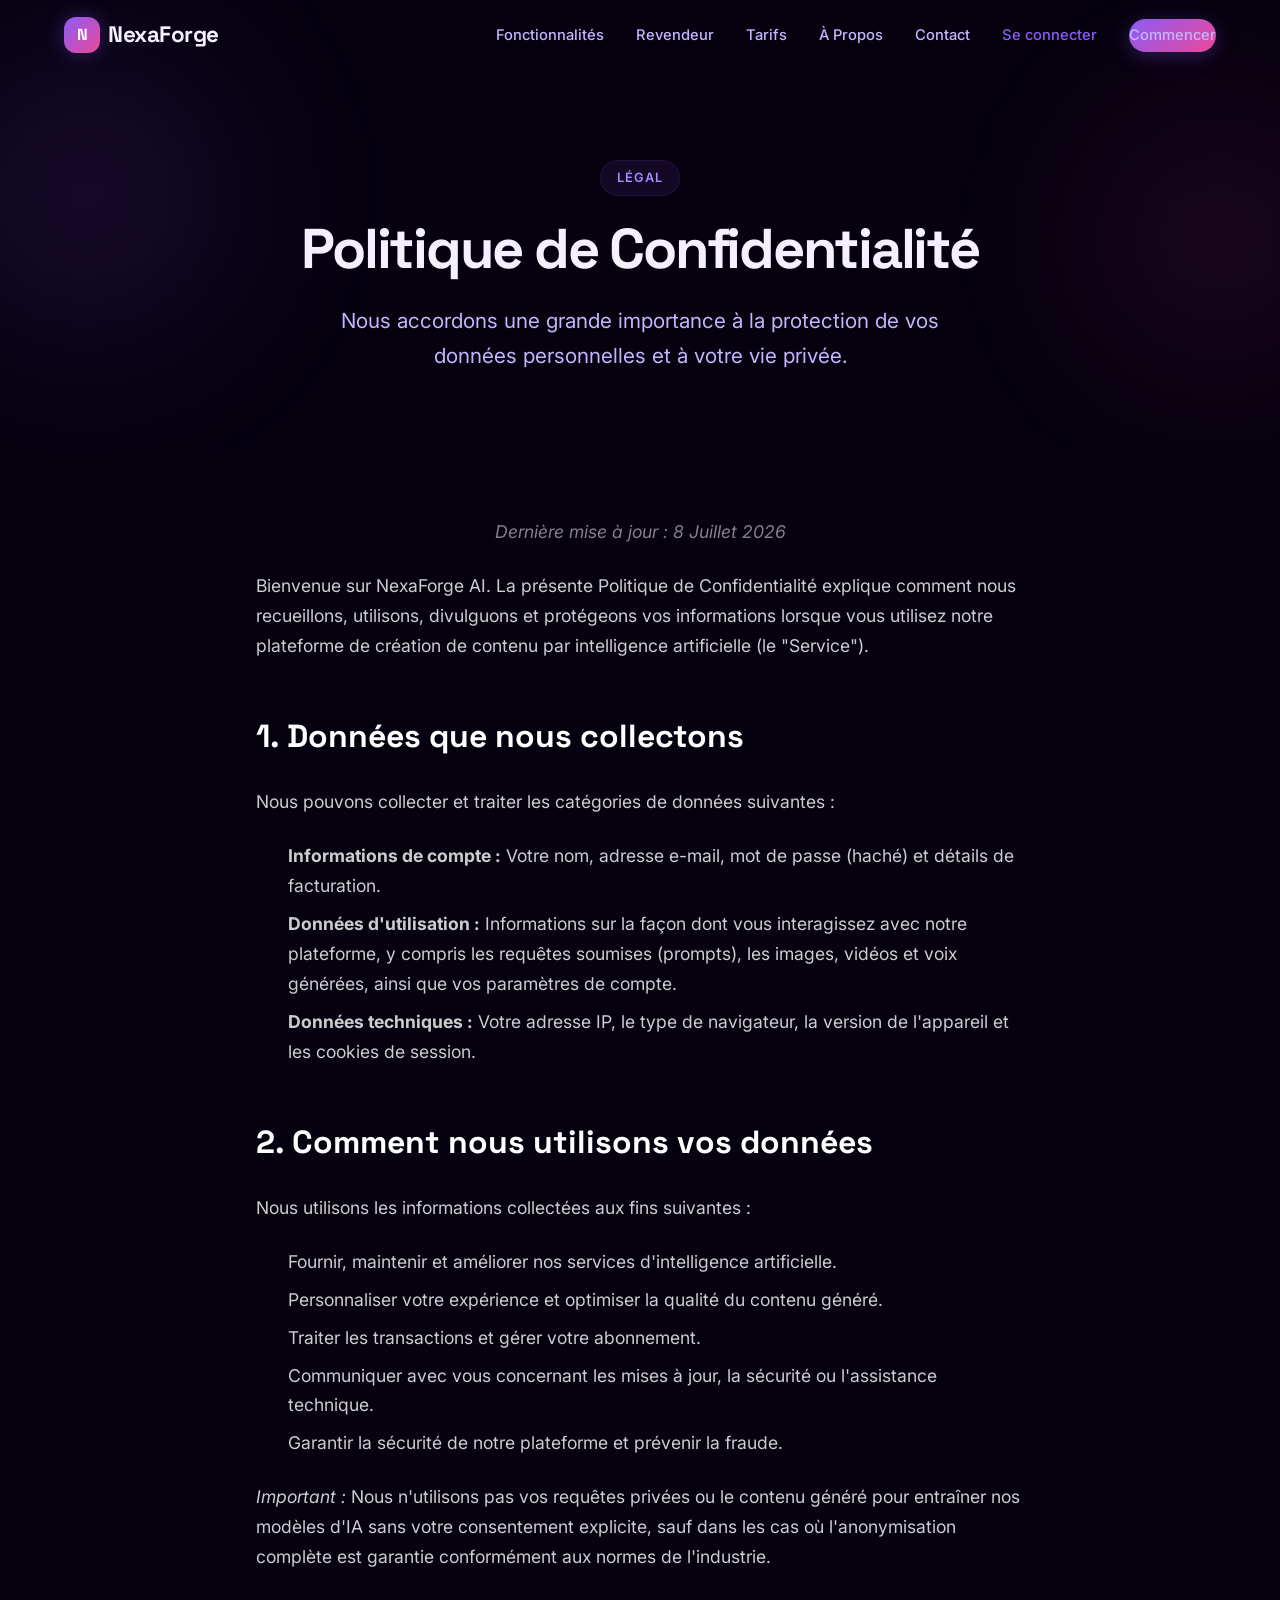
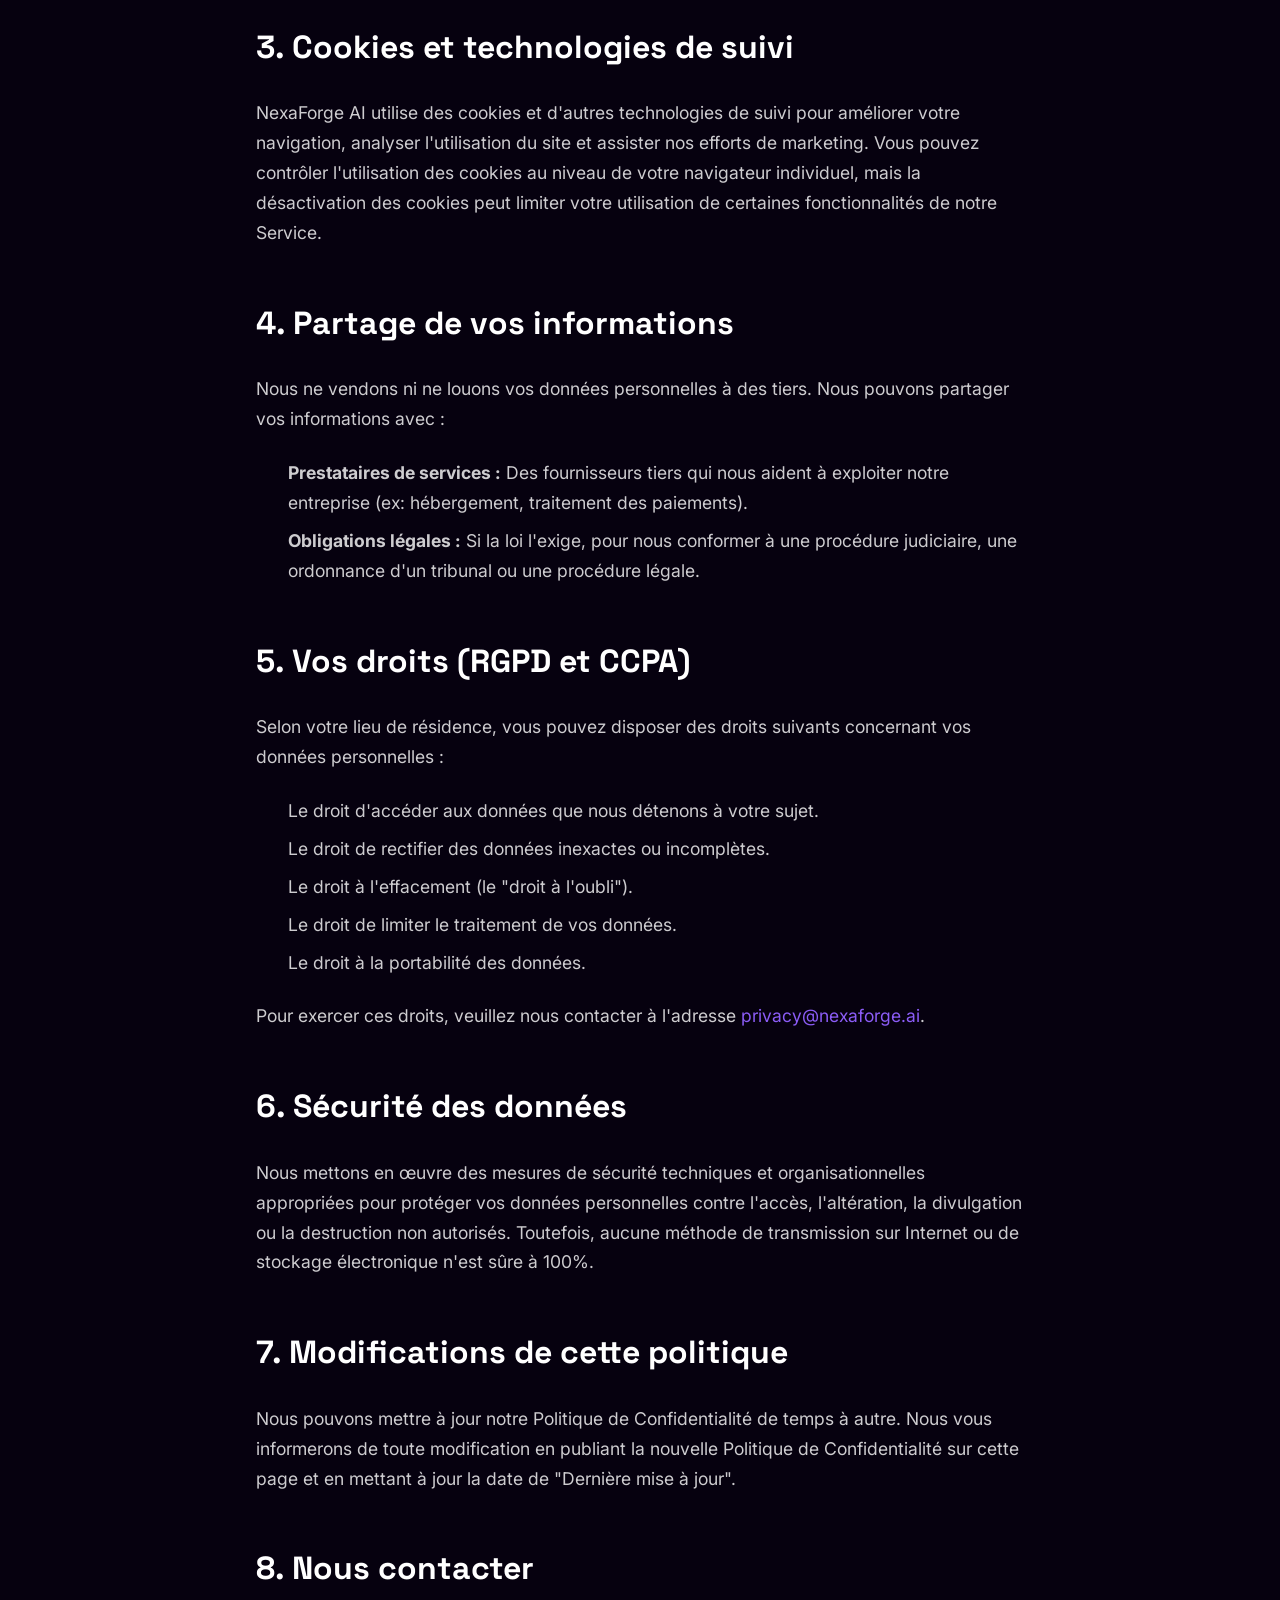
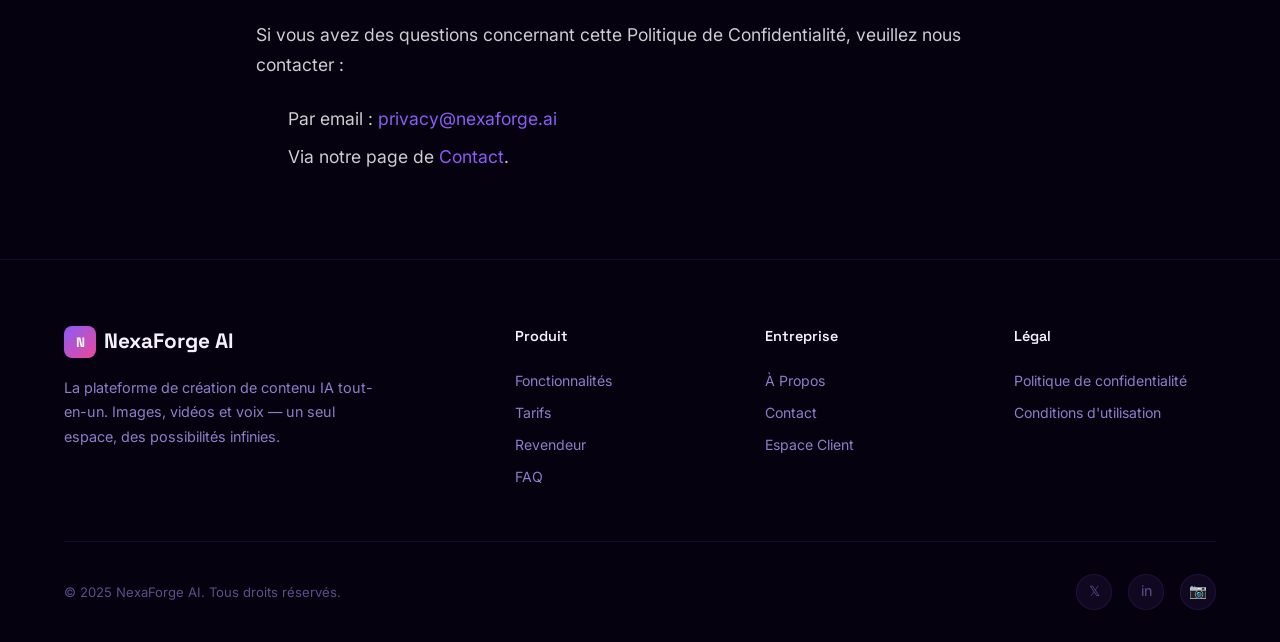
<file: privacy.html>
<!DOCTYPE html>
<html lang="fr">
<head>
  <meta charset="UTF-8">
  <meta name="viewport" content="width=device-width, initial-scale=1.0">
  <title>Politique de Confidentialité | NexaForge AI</title>
  <link rel="stylesheet" href="css/style.css">
  <link rel="preconnect" href="https://fonts.googleapis.com">
  <link rel="preconnect" href="https://fonts.gstatic.com" crossorigin>
  <link href="https://fonts.googleapis.com/css2?family=Inter:wght@400;500;600&family=Space+Grotesk:wght@500;600;700&display=swap" rel="stylesheet">
  <style>
    .legal-content {
      max-width: 800px;
      margin: 0 auto;
      padding: 4rem 1rem;
      color: rgba(255, 255, 255, 0.8);
      font-size: 1.1rem;
      line-height: 1.7;
    }
    .legal-content h2 {
      color: white;
      font-family: 'Space Grotesk', sans-serif;
      margin-top: 3rem;
      margin-bottom: 1.5rem;
      font-size: 2rem;
    }
    .legal-content h3 {
      color: white;
      font-family: 'Space Grotesk', sans-serif;
      margin-top: 2rem;
      margin-bottom: 1rem;
      font-size: 1.5rem;
    }
    .legal-content p {
      margin-bottom: 1.5rem;
    }
    .legal-content ul {
      margin-bottom: 1.5rem;
      padding-left: 2rem;
    }
    .legal-content li {
      margin-bottom: 0.5rem;
    }
    .legal-content a {
      color: var(--primary);
      text-decoration: none;
    }
    .legal-content a:hover {
      text-decoration: underline;
    }
    .last-updated {
      text-align: center;
      margin-bottom: 2rem;
      font-style: italic;
      color: rgba(255, 255, 255, 0.5);
    }
  </style>
</head>
<body>
  <!-- NAVBAR -->
  <nav class="navbar" id="navbar">
    <div class="container">
      <a href="index.html" class="nav-logo">
        <div class="nav-logo-icon">N</div>
        NexaForge
      </a>
      <div class="nav-links" id="navLinks">
        <a href="features.html">Fonctionnalités</a>
        <a href="white-label.html">Revendeur</a>
        <a href="index.html#pricing">Tarifs</a>
        <a href="about.html">À Propos</a>
        <a href="contact.html">Contact</a>
        <a href="workspace.html" style="color: var(--primary);">Se connecter</a>
        <a href="index.html#pricing" class="nav-cta">Commencer</a>
      </div>
      <button class="nav-toggle" id="navToggle" aria-label="Menu de navigation">
        <span></span><span></span><span></span>
      </button>
    </div>
  </nav>

  <!-- PAGE HERO -->
  <section style="padding: 160px 0 80px; position: relative; overflow: hidden;">
    <div class="hero-blob hero-blob-1"></div>
    <div class="hero-blob hero-blob-2"></div>
    <div class="container" style="position: relative; z-index: 2;">
      <div class="text-center">
        <span class="section-label">LÉGAL</span>
        <h1 class="hero-title" style="font-size: clamp(2rem, 5vw, 3.5rem);">Politique de Confidentialité</h1>
        <p class="hero-subtitle" style="max-width: 600px; margin: 0 auto;">Nous accordons une grande importance à la protection de vos données personnelles et à votre vie privée.</p>
      </div>
    </div>
  </section>

  <!-- CONTENT -->
  <main class="legal-content">
    <p class="last-updated">Dernière mise à jour : 8 Juillet 2026</p>
    
    <p>Bienvenue sur NexaForge AI. La présente Politique de Confidentialité explique comment nous recueillons, utilisons, divulguons et protégeons vos informations lorsque vous utilisez notre plateforme de création de contenu par intelligence artificielle (le "Service").</p>

    <h2>1. Données que nous collectons</h2>
    <p>Nous pouvons collecter et traiter les catégories de données suivantes :</p>
    <ul>
      <li><strong>Informations de compte :</strong> Votre nom, adresse e-mail, mot de passe (haché) et détails de facturation.</li>
      <li><strong>Données d'utilisation :</strong> Informations sur la façon dont vous interagissez avec notre plateforme, y compris les requêtes soumises (prompts), les images, vidéos et voix générées, ainsi que vos paramètres de compte.</li>
      <li><strong>Données techniques :</strong> Votre adresse IP, le type de navigateur, la version de l'appareil et les cookies de session.</li>
    </ul>

    <h2>2. Comment nous utilisons vos données</h2>
    <p>Nous utilisons les informations collectées aux fins suivantes :</p>
    <ul>
      <li>Fournir, maintenir et améliorer nos services d'intelligence artificielle.</li>
      <li>Personnaliser votre expérience et optimiser la qualité du contenu généré.</li>
      <li>Traiter les transactions et gérer votre abonnement.</li>
      <li>Communiquer avec vous concernant les mises à jour, la sécurité ou l'assistance technique.</li>
      <li>Garantir la sécurité de notre plateforme et prévenir la fraude.</li>
    </ul>
    <p><em>Important :</em> Nous n'utilisons pas vos requêtes privées ou le contenu généré pour entraîner nos modèles d'IA sans votre consentement explicite, sauf dans les cas où l'anonymisation complète est garantie conformément aux normes de l'industrie.</p>

    <h2>3. Cookies et technologies de suivi</h2>
    <p>NexaForge AI utilise des cookies et d'autres technologies de suivi pour améliorer votre navigation, analyser l'utilisation du site et assister nos efforts de marketing. Vous pouvez contrôler l'utilisation des cookies au niveau de votre navigateur individuel, mais la désactivation des cookies peut limiter votre utilisation de certaines fonctionnalités de notre Service.</p>

    <h2>4. Partage de vos informations</h2>
    <p>Nous ne vendons ni ne louons vos données personnelles à des tiers. Nous pouvons partager vos informations avec :</p>
    <ul>
      <li><strong>Prestataires de services :</strong> Des fournisseurs tiers qui nous aident à exploiter notre entreprise (ex: hébergement, traitement des paiements).</li>
      <li><strong>Obligations légales :</strong> Si la loi l'exige, pour nous conformer à une procédure judiciaire, une ordonnance d'un tribunal ou une procédure légale.</li>
    </ul>

    <h2>5. Vos droits (RGPD et CCPA)</h2>
    <p>Selon votre lieu de résidence, vous pouvez disposer des droits suivants concernant vos données personnelles :</p>
    <ul>
      <li>Le droit d'accéder aux données que nous détenons à votre sujet.</li>
      <li>Le droit de rectifier des données inexactes ou incomplètes.</li>
      <li>Le droit à l'effacement (le "droit à l'oubli").</li>
      <li>Le droit de limiter le traitement de vos données.</li>
      <li>Le droit à la portabilité des données.</li>
    </ul>
    <p>Pour exercer ces droits, veuillez nous contacter à l'adresse <a href="mailto:privacy@nexaforge.ai">privacy@nexaforge.ai</a>.</p>

    <h2>6. Sécurité des données</h2>
    <p>Nous mettons en œuvre des mesures de sécurité techniques et organisationnelles appropriées pour protéger vos données personnelles contre l'accès, l'altération, la divulgation ou la destruction non autorisés. Toutefois, aucune méthode de transmission sur Internet ou de stockage électronique n'est sûre à 100%.</p>

    <h2>7. Modifications de cette politique</h2>
    <p>Nous pouvons mettre à jour notre Politique de Confidentialité de temps à autre. Nous vous informerons de toute modification en publiant la nouvelle Politique de Confidentialité sur cette page et en mettant à jour la date de "Dernière mise à jour".</p>

    <h2>8. Nous contacter</h2>
    <p>Si vous avez des questions concernant cette Politique de Confidentialité, veuillez nous contacter :</p>
    <ul>
      <li>Par email : <a href="mailto:privacy@nexaforge.ai">privacy@nexaforge.ai</a></li>
      <li>Via notre page de <a href="contact.html">Contact</a>.</li>
    </ul>
  </main>

  <!-- FOOTER -->
  <footer class="footer">
    <div class="container">
      <div class="footer-grid">
        <div>
          <div class="footer-brand">
            <div class="footer-brand-icon">N</div>
            NexaForge AI
          </div>
          <p class="footer-desc">
            La plateforme de création de contenu IA tout-en-un. Images, vidéos et voix — un seul espace, des possibilités infinies.
          </p>
        </div>
        <div class="footer-column">
          <h4>Produit</h4>
          <a href="features.html">Fonctionnalités</a>
          <a href="index.html#pricing">Tarifs</a>
          <a href="white-label.html">Revendeur</a>
          <a href="index.html#faq">FAQ</a>
        </div>
        <div class="footer-column">
          <h4>Entreprise</h4>
          <a href="about.html">À Propos</a>
          <a href="contact.html">Contact</a>
          <a href="workspace.html">Espace Client</a>
        </div>
        <div class="footer-column">
          <h4>Légal</h4>
          <a href="privacy.html">Politique de confidentialité</a>
          <a href="terms.html">Conditions d'utilisation</a>
        </div>
      </div>
      <div class="footer-bottom">
        <span>&copy; 2025 NexaForge AI. Tous droits réservés.</span>
        <div class="footer-socials">
          <a href="#" aria-label="Twitter">𝕏</a>
          <a href="#" aria-label="LinkedIn">in</a>
          <a href="#" aria-label="Instagram">📷</a>
        </div>
      </div>
    </div>
  </footer>

  <script>
    // Mobile menu toggle
    document.getElementById('navToggle').addEventListener('click', function() {
      document.getElementById('navLinks').classList.toggle('active');
      this.classList.toggle('active');
    });
    // Navbar scroll effect
    window.addEventListener('scroll', () => {
      const navbar = document.getElementById('navbar');
      if (window.scrollY > 50) {
        navbar.classList.add('scrolled');
      } else {
        navbar.classList.remove('scrolled');
      }
    });
  </script>
</body>
</html>
</file>
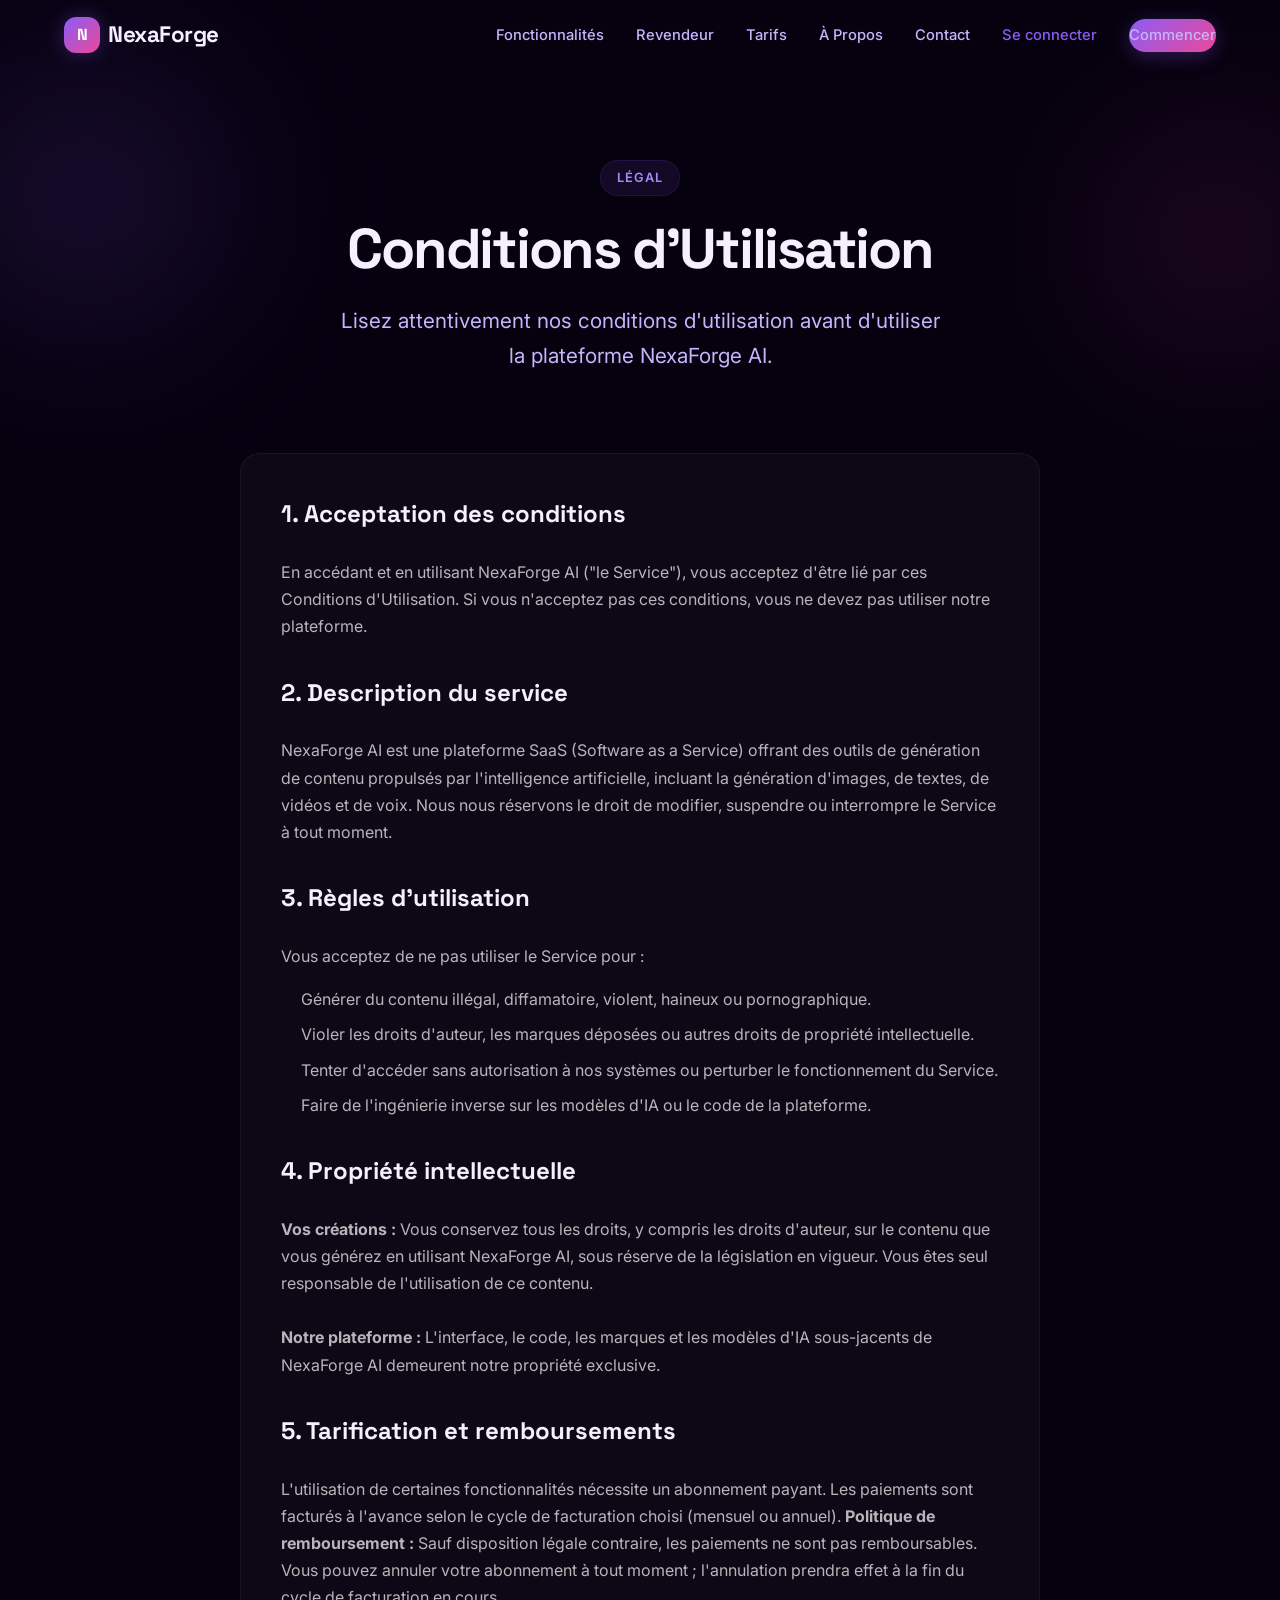
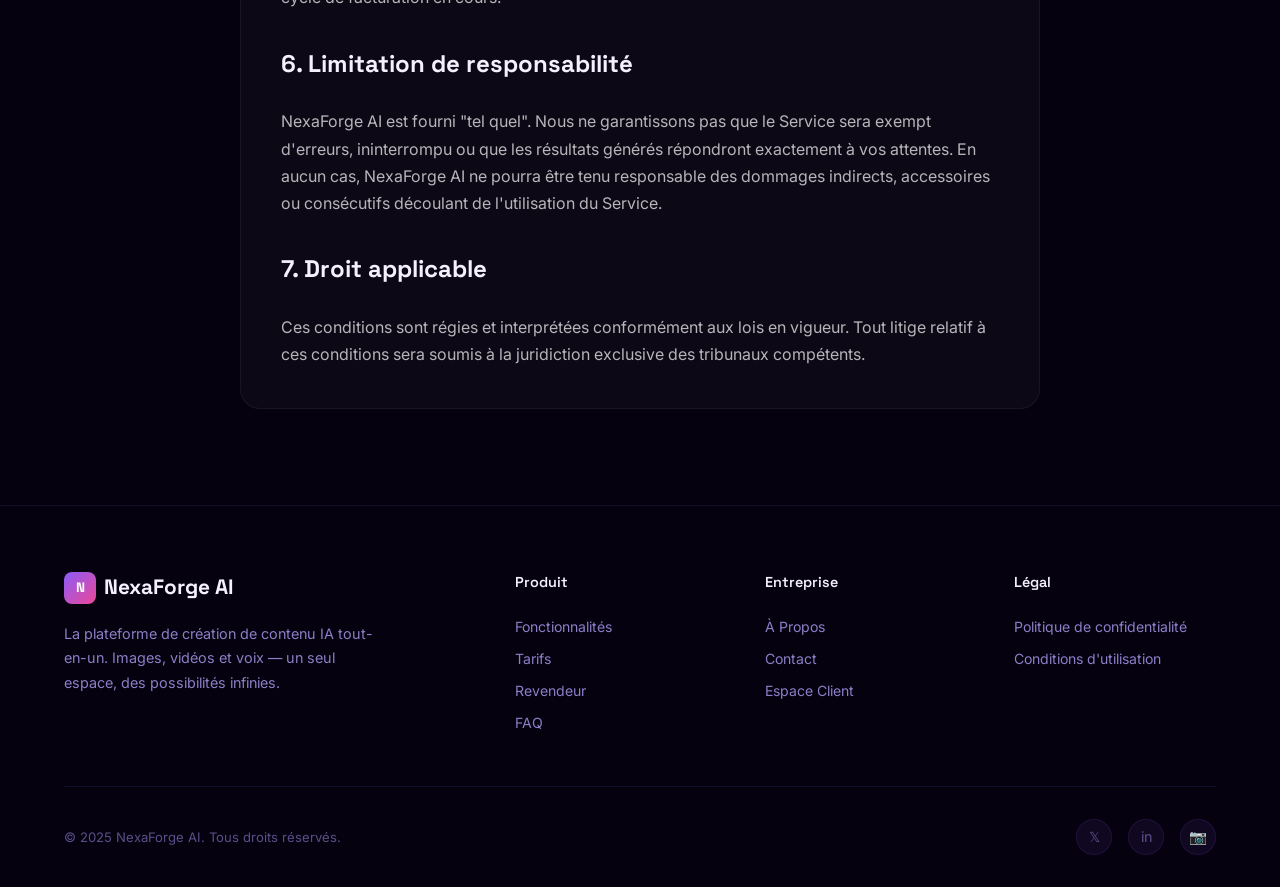
<file: terms.html>
<!DOCTYPE html>
<html lang="fr">
<head>
  <meta charset="UTF-8">
  <meta name="viewport" content="width=device-width, initial-scale=1.0">
  <title>Conditions d'Utilisation - NexaForge AI</title>
  <link rel="stylesheet" href="css/style.css">
</head>
<body>

  <!-- NAVBAR -->
  <nav class="navbar" id="navbar">
    <div class="container">
      <a href="index.html" class="nav-logo">
        <div class="nav-logo-icon">N</div>
        NexaForge
      </a>
      <div class="nav-links" id="navLinks">
        <a href="features.html">Fonctionnalités</a>
        <a href="white-label.html">Revendeur</a>
        <a href="index.html#pricing">Tarifs</a>
        <a href="about.html">À Propos</a>
        <a href="contact.html">Contact</a>
        <a href="workspace.html" style="color: var(--primary);">Se connecter</a>
        <a href="index.html#pricing" class="nav-cta">Commencer</a>
      </div>
      <button class="nav-toggle" id="navToggle" aria-label="Menu de navigation">
        <span></span><span></span><span></span>
      </button>
    </div>
  </nav>

  <!-- PAGE HERO -->
  <section style="padding: 160px 0 80px; position: relative; overflow: hidden;">
    <div class="hero-blob hero-blob-1"></div>
    <div class="hero-blob hero-blob-2"></div>
    <div class="container" style="position: relative; z-index: 2;">
      <div class="text-center">
        <span class="section-label">LÉGAL</span>
        <h1 class="hero-title" style="font-size: clamp(2rem, 5vw, 3.5rem);">Conditions d'Utilisation</h1>
        <p class="hero-subtitle" style="max-width: 600px; margin: 0 auto;">Lisez attentivement nos conditions d'utilisation avant d'utiliser la plateforme NexaForge AI.</p>
      </div>
    </div>
  </section>

  <!-- CONTENT SECTION -->
  <section class="section" style="padding-top: 0;">
    <div class="container">
      <div style="max-width: 800px; margin: 0 auto; background: rgba(255, 255, 255, 0.03); border: 1px solid rgba(255, 255, 255, 0.05); border-radius: 20px; padding: 40px; backdrop-filter: blur(10px);">
        
        <h2 style="margin-bottom: 24px; font-family: 'Space Grotesk', sans-serif;">1. Acceptation des conditions</h2>
        <p style="color: rgba(255, 255, 255, 0.7); line-height: 1.7; margin-bottom: 32px;">
          En accédant et en utilisant NexaForge AI ("le Service"), vous acceptez d'être lié par ces Conditions d'Utilisation. Si vous n'acceptez pas ces conditions, vous ne devez pas utiliser notre plateforme.
        </p>

        <h2 style="margin-bottom: 24px; font-family: 'Space Grotesk', sans-serif;">2. Description du service</h2>
        <p style="color: rgba(255, 255, 255, 0.7); line-height: 1.7; margin-bottom: 32px;">
          NexaForge AI est une plateforme SaaS (Software as a Service) offrant des outils de génération de contenu propulsés par l'intelligence artificielle, incluant la génération d'images, de textes, de vidéos et de voix. Nous nous réservons le droit de modifier, suspendre ou interrompre le Service à tout moment.
        </p>

        <h2 style="margin-bottom: 24px; font-family: 'Space Grotesk', sans-serif;">3. Règles d'utilisation</h2>
        <p style="color: rgba(255, 255, 255, 0.7); line-height: 1.7; margin-bottom: 16px;">
          Vous acceptez de ne pas utiliser le Service pour :
        </p>
        <ul style="color: rgba(255, 255, 255, 0.7); line-height: 1.7; margin-bottom: 32px; padding-left: 20px;">
          <li style="margin-bottom: 8px;">Générer du contenu illégal, diffamatoire, violent, haineux ou pornographique.</li>
          <li style="margin-bottom: 8px;">Violer les droits d'auteur, les marques déposées ou autres droits de propriété intellectuelle.</li>
          <li style="margin-bottom: 8px;">Tenter d'accéder sans autorisation à nos systèmes ou perturber le fonctionnement du Service.</li>
          <li style="margin-bottom: 8px;">Faire de l'ingénierie inverse sur les modèles d'IA ou le code de la plateforme.</li>
        </ul>

        <h2 style="margin-bottom: 24px; font-family: 'Space Grotesk', sans-serif;">4. Propriété intellectuelle</h2>
        <p style="color: rgba(255, 255, 255, 0.7); line-height: 1.7; margin-bottom: 32px;">
          <strong>Vos créations :</strong> Vous conservez tous les droits, y compris les droits d'auteur, sur le contenu que vous générez en utilisant NexaForge AI, sous réserve de la législation en vigueur. Vous êtes seul responsable de l'utilisation de ce contenu.<br><br>
          <strong>Notre plateforme :</strong> L'interface, le code, les marques et les modèles d'IA sous-jacents de NexaForge AI demeurent notre propriété exclusive.
        </p>

        <h2 style="margin-bottom: 24px; font-family: 'Space Grotesk', sans-serif;">5. Tarification et remboursements</h2>
        <p style="color: rgba(255, 255, 255, 0.7); line-height: 1.7; margin-bottom: 32px;">
          L'utilisation de certaines fonctionnalités nécessite un abonnement payant. Les paiements sont facturés à l'avance selon le cycle de facturation choisi (mensuel ou annuel). 
          <strong>Politique de remboursement :</strong> Sauf disposition légale contraire, les paiements ne sont pas remboursables. Vous pouvez annuler votre abonnement à tout moment ; l'annulation prendra effet à la fin du cycle de facturation en cours.
        </p>

        <h2 style="margin-bottom: 24px; font-family: 'Space Grotesk', sans-serif;">6. Limitation de responsabilité</h2>
        <p style="color: rgba(255, 255, 255, 0.7); line-height: 1.7; margin-bottom: 32px;">
          NexaForge AI est fourni "tel quel". Nous ne garantissons pas que le Service sera exempt d'erreurs, ininterrompu ou que les résultats générés répondront exactement à vos attentes. En aucun cas, NexaForge AI ne pourra être tenu responsable des dommages indirects, accessoires ou consécutifs découlant de l'utilisation du Service.
        </p>

        <h2 style="margin-bottom: 24px; font-family: 'Space Grotesk', sans-serif;">7. Droit applicable</h2>
        <p style="color: rgba(255, 255, 255, 0.7); line-height: 1.7; margin-bottom: 0;">
          Ces conditions sont régies et interprétées conformément aux lois en vigueur. Tout litige relatif à ces conditions sera soumis à la juridiction exclusive des tribunaux compétents.
        </p>

      </div>
    </div>
  </section>

  <!-- FOOTER -->
  <footer class="footer">
    <div class="container">
      <div class="footer-grid">
        <div>
          <div class="footer-brand">
            <div class="footer-brand-icon">N</div>
            NexaForge AI
          </div>
          <p class="footer-desc">
            La plateforme de création de contenu IA tout-en-un. Images, vidéos et voix — un seul espace, des possibilités infinies.
          </p>
        </div>
        <div class="footer-column">
          <h4>Produit</h4>
          <a href="features.html">Fonctionnalités</a>
          <a href="index.html#pricing">Tarifs</a>
          <a href="white-label.html">Revendeur</a>
          <a href="index.html#faq">FAQ</a>
        </div>
        <div class="footer-column">
          <h4>Entreprise</h4>
          <a href="about.html">À Propos</a>
          <a href="contact.html">Contact</a>
          <a href="workspace.html">Espace Client</a>
        </div>
        <div class="footer-column">
          <h4>Légal</h4>
          <a href="privacy.html">Politique de confidentialité</a>
          <a href="terms.html">Conditions d'utilisation</a>
        </div>
      </div>
      <div class="footer-bottom">
        <span>&copy; 2025 NexaForge AI. Tous droits réservés.</span>
        <div class="footer-socials">
          <a href="#" aria-label="Twitter">𝕏</a>
          <a href="#" aria-label="LinkedIn">in</a>
          <a href="#" aria-label="Instagram">📷</a>
        </div>
      </div>
    </div>
  </footer>

  <!-- MOBILE MENU SCRIPT -->
  <script>
    // Mobile menu toggle
    document.getElementById('navToggle').addEventListener('click', function() {
      document.getElementById('navLinks').classList.toggle('active');
      this.classList.toggle('active');
    });
    // Navbar scroll effect
    window.addEventListener('scroll', () => {
      const navbar = document.getElementById('navbar');
      if (window.scrollY > 50) {
        navbar.classList.add('scrolled');
      } else {
        navbar.classList.remove('scrolled');
      }
    });
  </script>
</body>
</html>
</file>
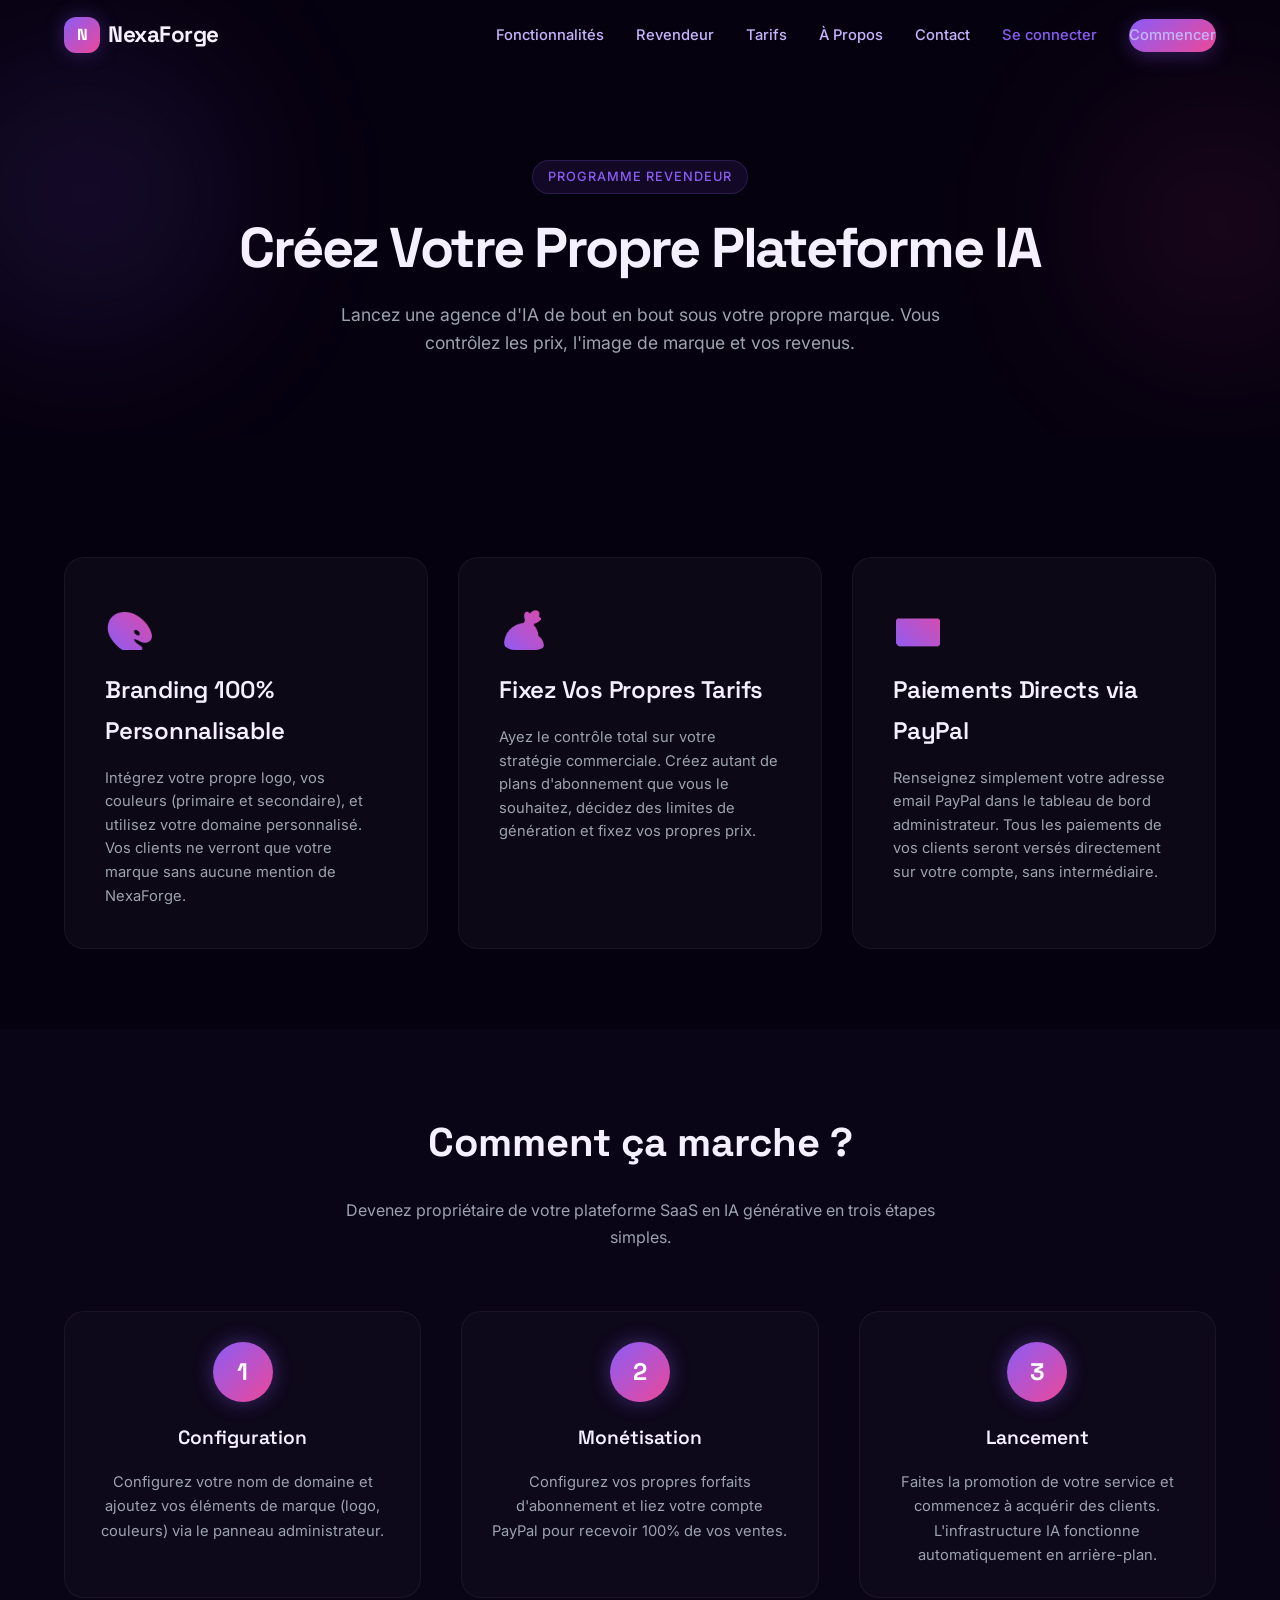
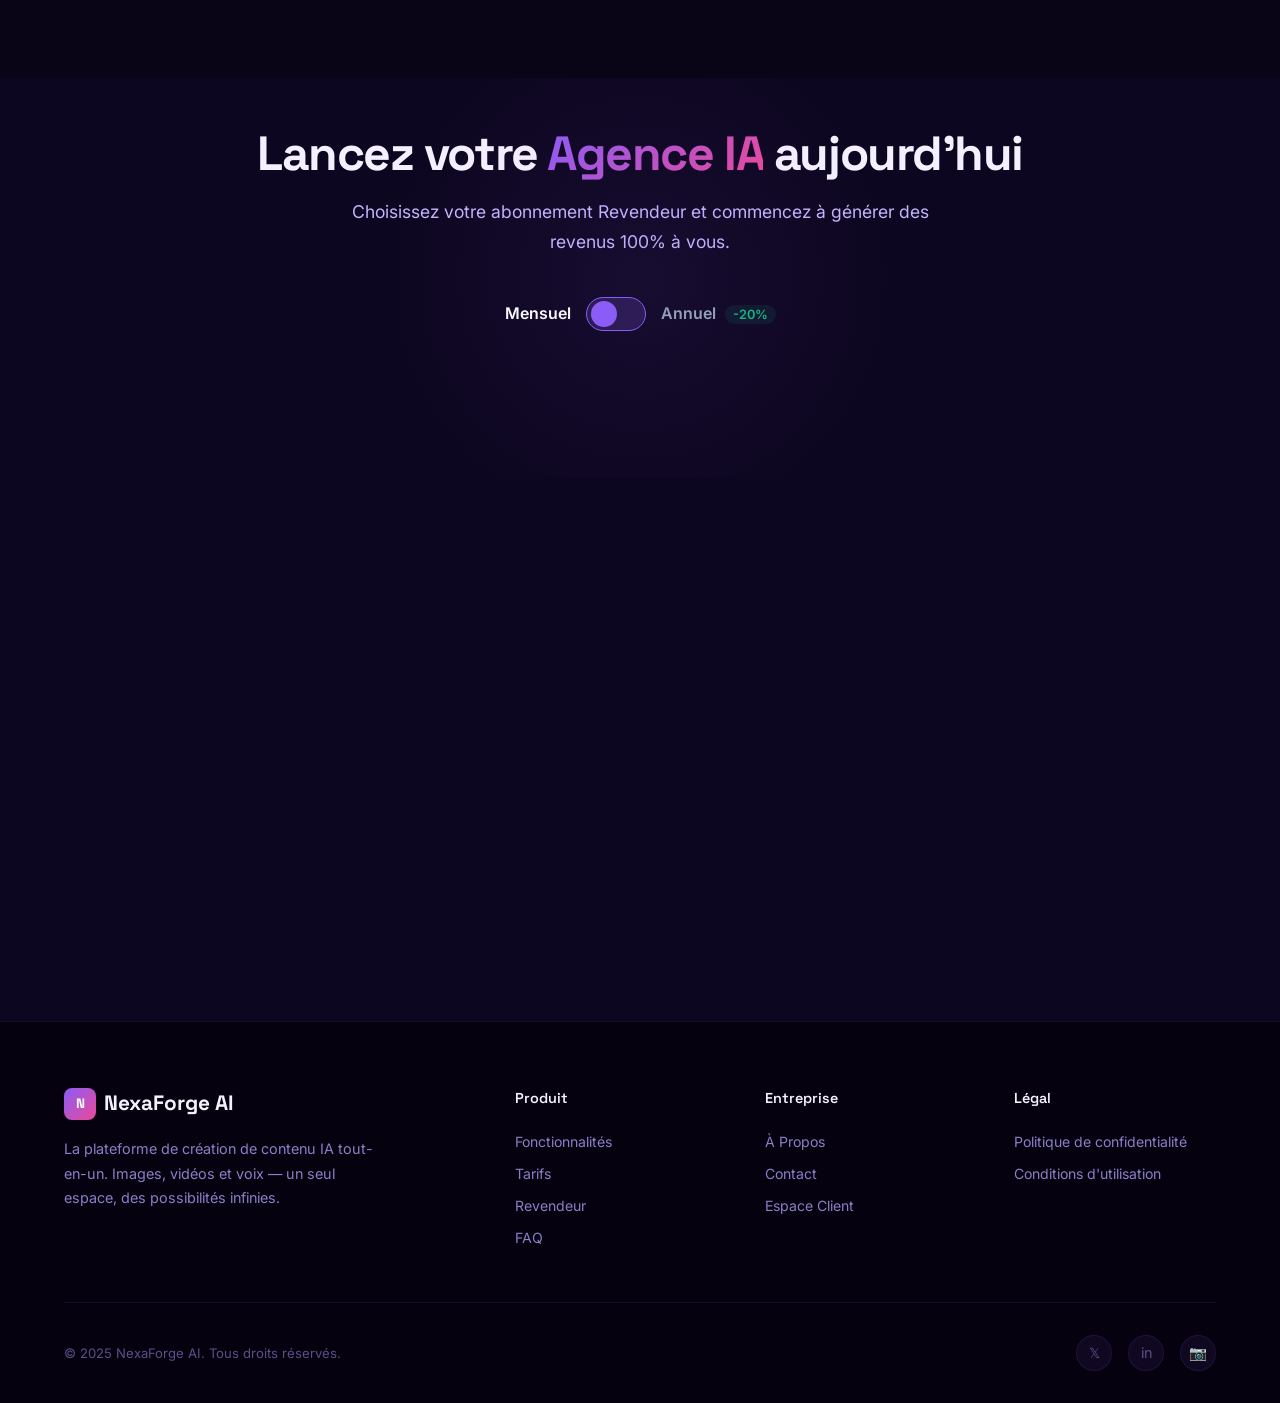
<file: white-label.html>
<!DOCTYPE html>
<html lang="fr">
<head>
  <meta charset="UTF-8">
  <meta name="viewport" content="width=device-width, initial-scale=1.0">
  <title>Revendeur - NexaForge AI</title>
  <link rel="stylesheet" href="css/style.css">
  <style>
    .features-grid {
      display: grid;
      grid-template-columns: repeat(auto-fit, minmax(300px, 1fr));
      gap: 30px;
      margin-top: 40px;
    }
    .feature-card {
      padding: 40px;
      border-radius: 20px;
      background: rgba(255, 255, 255, 0.03);
      border: 1px solid rgba(255, 255, 255, 0.05);
      backdrop-filter: blur(10px);
      -webkit-backdrop-filter: blur(10px);
      transition: transform 0.3s ease;
    }
    .feature-card:hover {
      transform: translateY(-5px);
      border-color: rgba(139, 92, 246, 0.3);
    }
    .feature-icon {
      font-size: 2.5rem;
      margin-bottom: 20px;
      background: -webkit-linear-gradient(45deg, var(--primary), var(--accent));
      -webkit-background-clip: text;
      -webkit-text-fill-color: transparent;
      display: inline-block;
    }
    .step-card {
      padding: 30px;
      text-align: center;
      border-radius: 20px;
      background: rgba(255, 255, 255, 0.02);
      border: 1px solid rgba(255, 255, 255, 0.05);
      position: relative;
    }
    .step-number {
      width: 60px;
      height: 60px;
      background: linear-gradient(135deg, var(--primary), var(--accent));
      border-radius: 50%;
      display: flex;
      align-items: center;
      justify-content: center;
      font-size: 1.5rem;
      font-weight: bold;
      margin: 0 auto 20px;
      box-shadow: 0 0 20px rgba(139, 92, 246, 0.4);
    }
    .text-center {
      text-align: center;
    }
    .cta-card {
      padding: 60px 40px;
      border-radius: 30px;
      background: linear-gradient(to right, rgba(139, 92, 246, 0.1), rgba(236, 72, 153, 0.1));
      border: 1px solid rgba(139, 92, 246, 0.2);
    }
  </style>
</head>
<body>
  <nav class="navbar" id="navbar">
    <div class="container">
      <a href="index.html" class="nav-logo">
        <div class="nav-logo-icon">N</div>
        NexaForge
      </a>
      <div class="nav-links" id="navLinks">
        <a href="features.html">Fonctionnalités</a>
        <a href="white-label.html">Revendeur</a>
        <a href="index.html#pricing">Tarifs</a>
        <a href="about.html">À Propos</a>
        <a href="contact.html">Contact</a>
        <a href="workspace.html" style="color: var(--primary);">Se connecter</a>
        <a href="index.html#pricing" class="nav-cta">Commencer</a>
      </div>
      <button class="nav-toggle" id="navToggle" aria-label="Menu de navigation">
        <span></span><span></span><span></span>
      </button>
    </div>
  </nav>

  <section style="padding: 160px 0 80px; position: relative; overflow: hidden;">
    <div class="hero-blob hero-blob-1"></div>
    <div class="hero-blob hero-blob-2"></div>
    <div class="container" style="position: relative; z-index: 2;">
      <div class="text-center">
        <span class="section-label" style="display: inline-block; padding: 5px 15px; border-radius: 20px; background: rgba(139, 92, 246, 0.1); color: var(--primary); font-weight: 500; margin-bottom: 20px; border: 1px solid rgba(139, 92, 246, 0.2);">PROGRAMME REVENDEUR</span>
        <h1 class="hero-title" style="font-size: clamp(2rem, 5vw, 3.5rem); margin-bottom: 20px; line-height: 1.2;">Créez Votre Propre Plateforme IA</h1>
        <p class="hero-subtitle" style="max-width: 600px; margin: 0 auto; color: #9CA3AF; font-size: 1.1rem; line-height: 1.6;">Lancez une agence d'IA de bout en bout sous votre propre marque. Vous contrôlez les prix, l'image de marque et vos revenus.</p>
      </div>
    </div>
  </section>

  <section style="padding: 80px 0;">
    <div class="container">
      <div class="features-grid">
        <div class="feature-card">
          <div class="feature-icon">🎨</div>
          <h3 style="font-size: 1.5rem; margin-bottom: 15px; font-family: 'Space Grotesk', sans-serif;">Branding 100% Personnalisable</h3>
          <p style="color: #9CA3AF; line-height: 1.6;">Intégrez votre propre logo, vos couleurs (primaire et secondaire), et utilisez votre domaine personnalisé. Vos clients ne verront que votre marque sans aucune mention de NexaForge.</p>
        </div>
        <div class="feature-card">
          <div class="feature-icon">💰</div>
          <h3 style="font-size: 1.5rem; margin-bottom: 15px; font-family: 'Space Grotesk', sans-serif;">Fixez Vos Propres Tarifs</h3>
          <p style="color: #9CA3AF; line-height: 1.6;">Ayez le contrôle total sur votre stratégie commerciale. Créez autant de plans d'abonnement que vous le souhaitez, décidez des limites de génération et fixez vos propres prix.</p>
        </div>
        <div class="feature-card">
          <div class="feature-icon">💳</div>
          <h3 style="font-size: 1.5rem; margin-bottom: 15px; font-family: 'Space Grotesk', sans-serif;">Paiements Directs via PayPal</h3>
          <p style="color: #9CA3AF; line-height: 1.6;">Renseignez simplement votre adresse email PayPal dans le tableau de bord administrateur. Tous les paiements de vos clients seront versés directement sur votre compte, sans intermédiaire.</p>
        </div>
      </div>
    </div>
  </section>

  <section style="padding: 80px 0; background: rgba(139, 92, 246, 0.03);">
    <div class="container">
      <div class="text-center" style="margin-bottom: 60px;">
        <h2 style="font-size: 2.5rem; margin-bottom: 20px; font-family: 'Space Grotesk', sans-serif;">Comment ça marche ?</h2>
        <p style="color: #9CA3AF; max-width: 600px; margin: 0 auto;">Devenez propriétaire de votre plateforme SaaS en IA générative en trois étapes simples.</p>
      </div>
      
      <div style="display: grid; grid-template-columns: repeat(auto-fit, minmax(250px, 1fr)); gap: 40px;">
        <div class="step-card">
          <div class="step-number">1</div>
          <h3 style="margin-bottom: 15px; font-family: 'Space Grotesk', sans-serif;">Configuration</h3>
          <p style="color: #9CA3AF;">Configurez votre nom de domaine et ajoutez vos éléments de marque (logo, couleurs) via le panneau administrateur.</p>
        </div>
        <div class="step-card">
          <div class="step-number">2</div>
          <h3 style="margin-bottom: 15px; font-family: 'Space Grotesk', sans-serif;">Monétisation</h3>
          <p style="color: #9CA3AF;">Configurez vos propres forfaits d'abonnement et liez votre compte PayPal pour recevoir 100% de vos ventes.</p>
        </div>
        <div class="step-card">
          <div class="step-number">3</div>
          <h3 style="margin-bottom: 15px; font-family: 'Space Grotesk', sans-serif;">Lancement</h3>
          <p style="color: #9CA3AF;">Faites la promotion de votre service et commencez à acquérir des clients. L'infrastructure IA fonctionne automatiquement en arrière-plan.</p>
        </div>
      </div>
    </div>
  </section>

  <!-- ===================== PRICING REVENDEUR ===================== -->
  <section class="section pricing" id="pricing-revendeur" style="padding-top: 50px;">
    <div class="container">
      <div class="text-center">
        <h2 class="section-title">Lancez votre <span class="text-gradient">Agence IA</span> aujourd'hui</h2>
        <p class="section-subtitle mx-auto">Choisissez votre abonnement Revendeur et commencez à générer des revenus 100% à vous.</p>
        
        <!-- Toggle Mensuel / Annuel -->
        <div style="display: flex; justify-content: center; align-items: center; gap: 15px; margin: 40px 0;">
          <span id="label-monthly" style="color: #fff; font-weight: 600;">Mensuel</span>
          <label style="position: relative; display: inline-block; width: 60px; height: 34px;">
            <input type="checkbox" id="billing-toggle" style="opacity: 0; width: 0; height: 0;">
            <span style="position: absolute; cursor: pointer; top: 0; left: 0; right: 0; bottom: 0; background-color: rgba(139, 92, 246, 0.2); border: 1px solid var(--primary); transition: .4s; border-radius: 34px;">
              <span id="toggle-slider" style="position: absolute; content: ''; height: 26px; width: 26px; left: 4px; bottom: 3px; background-color: var(--primary); transition: .4s; border-radius: 50%;"></span>
            </span>
          </label>
          <span id="label-yearly" style="color: #94a3b8; font-weight: 600;">Annuel <span style="color: var(--emerald); font-size: 0.8rem; background: rgba(16, 185, 129, 0.1); padding: 2px 8px; border-radius: 12px; margin-left: 5px;">-20%</span></span>
        </div>
      </div>

      <div class="pricing-grid">
        <!-- Plan Starter -->
        <div class="pricing-card animate-on-scroll">
          <div class="pricing-header">
            <h3>Starter</h3>
            <div class="pricing-price">
              <span class="currency">$</span>
              <span class="amount price-amount-starter">5</span>
              <span class="period">/mois</span>
            </div>
            <p>Idéal pour démarrer votre agence IA à petit prix.</p>
          </div>
          <div class="pricing-features">
            <ul>
              <li><span class="feature-check">✓</span> <strong>100% des revenus</strong></li>
              <li><span class="feature-check">✓</span> Domaine personnalisé</li>
              <li><span class="feature-check">✓</span> Marque blanche basique</li>
              <li><span class="feature-check">✓</span> Support par email</li>
            </ul>
          </div>
          <div class="paypal-button-container" style="margin-top: 30px;">
            <form action="payment-success.html" method="GET">
              <input type="hidden" name="plan" class="selected-plan-starter" value="starter-monthly">
              <button type="submit" class="btn-secondary" style="width: 100%; justify-content: center;">Devenir Revendeur</button>
            </form>
          </div>
        </div>

        <!-- Plan Standard -->
        <div class="pricing-card featured animate-on-scroll">
          <div class="pricing-badge">Populaire</div>
          <div class="pricing-header">
            <h3>Standard</h3>
            <div class="pricing-price">
              <span class="currency">$</span>
              <span class="amount price-amount-standard">18</span>
              <span class="period">/mois</span>
            </div>
            <p>Pour les agences en croissance avec plus de besoins.</p>
          </div>
          <div class="pricing-features">
            <ul>
              <li><span class="feature-check">✓</span> <strong>100% des revenus</strong></li>
              <li><span class="feature-check">✓</span> Domaine personnalisé</li>
              <li><span class="feature-check">✓</span> Marque blanche complète</li>
              <li><span class="feature-check">✓</span> Fixation de vos propres prix</li>
              <li><span class="feature-check">✓</span> Support prioritaire</li>
            </ul>
          </div>
          <div class="paypal-button-container" style="margin-top: 30px;">
            <form action="payment-success.html" method="GET">
              <input type="hidden" name="plan" class="selected-plan-standard" value="standard-monthly">
              <button type="submit" class="btn-primary" style="width: 100%; justify-content: center;">Devenir Revendeur</button>
            </form>
          </div>
        </div>

        <!-- Plan Pro -->
        <div class="pricing-card animate-on-scroll">
          <div class="pricing-header">
            <h3>Pro</h3>
            <div class="pricing-price">
              <span class="currency">$</span>
              <span class="amount price-amount-pro">40</span>
              <span class="period">/mois</span>
            </div>
            <p>La solution ultime pour les grandes agences IA.</p>
          </div>
          <div class="pricing-features">
            <ul>
              <li><span class="feature-check">✓</span> <strong>100% des revenus</strong></li>
              <li><span class="feature-check">✓</span> Multimédia (Image/Vidéo/Voix)</li>
              <li><span class="feature-check">✓</span> API d'intégration personnalisée</li>
              <li><span class="feature-check">✓</span> Fixation de vos propres prix</li>
              <li><span class="feature-check">✓</span> Support dédié 24/7</li>
            </ul>
          </div>
          <div class="paypal-button-container" style="margin-top: 30px;">
            <form action="payment-success.html" method="GET">
              <input type="hidden" name="plan" class="selected-plan-pro" value="pro-monthly">
              <button type="submit" class="btn-secondary" style="width: 100%; justify-content: center;">Devenir Revendeur</button>
            </form>
          </div>
        </div>
      </div>
    </div>
  </section>

  <script>
    // Logique du Toggle Mensuel/Annuel pour les 3 plans
    document.addEventListener('DOMContentLoaded', () => {
      const toggle = document.getElementById('billing-toggle');
      const slider = document.getElementById('toggle-slider');
      
      const priceAmountStarter = document.querySelector('.price-amount-starter');
      const priceAmountStandard = document.querySelector('.price-amount-standard');
      const priceAmountPro = document.querySelector('.price-amount-pro');
      
      const periods = document.querySelectorAll('.period');
      
      const planStarter = document.querySelector('.selected-plan-starter');
      const planStandard = document.querySelector('.selected-plan-standard');
      const planPro = document.querySelector('.selected-plan-pro');
      
      const labelMonthly = document.getElementById('label-monthly');
      const labelYearly = document.getElementById('label-yearly');

      toggle.addEventListener('change', () => {
        if (toggle.checked) {
          // Annuel
          slider.style.transform = 'translateX(26px)';
          priceAmountStarter.textContent = '50';
          priceAmountStandard.textContent = '180';
          priceAmountPro.textContent = '400';
          
          periods.forEach(p => p.textContent = '/an');
          
          planStarter.value = 'starter-yearly';
          planStandard.value = 'standard-yearly';
          planPro.value = 'pro-yearly';
          
          labelYearly.style.color = '#fff';
          labelMonthly.style.color = '#94a3b8';
        } else {
          // Mensuel
          slider.style.transform = 'translateX(0)';
          priceAmountStarter.textContent = '5';
          priceAmountStandard.textContent = '18';
          priceAmountPro.textContent = '40';
          
          periods.forEach(p => p.textContent = '/mois');
          
          planStarter.value = 'starter-monthly';
          planStandard.value = 'standard-monthly';
          planPro.value = 'pro-monthly';
          
          labelMonthly.style.color = '#fff';
          labelYearly.style.color = '#94a3b8';
        }
      });
    });
  </script>

  <footer class="footer">
    <div class="container">
      <div class="footer-grid">
        <div>
          <div class="footer-brand">
            <div class="footer-brand-icon">N</div>
            NexaForge AI
          </div>
          <p class="footer-desc">
            La plateforme de création de contenu IA tout-en-un. Images, vidéos et voix — un seul espace, des possibilités infinies.
          </p>
        </div>
        <div class="footer-column">
          <h4>Produit</h4>
          <a href="features.html">Fonctionnalités</a>
          <a href="index.html#pricing">Tarifs</a>
          <a href="white-label.html">Revendeur</a>
          <a href="index.html#faq">FAQ</a>
        </div>
        <div class="footer-column">
          <h4>Entreprise</h4>
          <a href="about.html">À Propos</a>
          <a href="contact.html">Contact</a>
          <a href="workspace.html">Espace Client</a>
        </div>
        <div class="footer-column">
          <h4>Légal</h4>
          <a href="privacy.html">Politique de confidentialité</a>
          <a href="terms.html">Conditions d'utilisation</a>
        </div>
      </div>
      <div class="footer-bottom">
        <span>&copy; 2025 NexaForge AI. Tous droits réservés.</span>
        <div class="footer-socials">
          <a href="#" aria-label="Twitter">𝕏</a>
          <a href="#" aria-label="LinkedIn">in</a>
          <a href="#" aria-label="Instagram">📷</a>
        </div>
      </div>
    </div>
  </footer>

  <script>
    // Mobile menu toggle
    document.getElementById('navToggle').addEventListener('click', function() {
      document.getElementById('navLinks').classList.toggle('active');
      this.classList.toggle('active');
    });
    // Navbar scroll effect
    window.addEventListener('scroll', () => {
      const navbar = document.getElementById('navbar');
      if (window.scrollY > 50) {
        navbar.classList.add('scrolled');
      } else {
        navbar.classList.remove('scrolled');
      }
    });
  </script>
</body>
</html>
</file>
<file: css/style.css>
/* ============================================
   NexaForge AI — Design System & Styles
   ============================================ */

/* --- Google Fonts Import --- */
@import url('https://fonts.googleapis.com/css2?family=Inter:wght@300;400;500;600;700;800;900&family=Space+Grotesk:wght@400;500;600;700&display=swap');

/* --- CSS Custom Properties --- */
:root {
  /* Brand Colors */
  --primary: #8B5CF6;
  --primary-light: #A78BFA;
  --primary-dark: #7C3AED;
  --accent: #EC4899;
  --accent-light: #F472B6;
  --accent-dark: #DB2777;
  --gold: #F59E0B;
  --gold-light: #FBBF24;
  --emerald: #10B981;
  --cyan: #06B6D4;

  /* Gradients */
  --gradient-primary: linear-gradient(135deg, #8B5CF6, #EC4899);
  --gradient-hero: linear-gradient(135deg, #8B5CF6 0%, #EC4899 50%, #F59E0B 100%);
  --gradient-card: linear-gradient(135deg, rgba(139, 92, 246, 0.12), rgba(236, 72, 153, 0.06));
  --gradient-surface: linear-gradient(180deg, rgba(139, 92, 246, 0.06) 0%, rgba(236, 72, 153, 0.03) 100%);
  --gradient-glow: radial-gradient(circle, rgba(139, 92, 246, 0.2), transparent 70%);

  /* Backgrounds */
  --bg-primary: #06010F;
  --bg-secondary: #0D0620;
  --bg-surface: rgba(139, 92, 246, 0.04);
  --bg-card: rgba(13, 6, 32, 0.7);
  --bg-card-hover: rgba(139, 92, 246, 0.08);
  --bg-glass: rgba(13, 6, 32, 0.6);
  --bg-input: rgba(139, 92, 246, 0.08);

  /* Text */
  --text-primary: #F5F0FF;
  --text-secondary: #C4B5FD;
  --text-muted: #8B7FC7;
  --text-dim: #5B4F8A;

  /* Borders */
  --border-subtle: rgba(139, 92, 246, 0.12);
  --border-medium: rgba(139, 92, 246, 0.2);
  --border-strong: rgba(139, 92, 246, 0.35);
  --border-glow: rgba(139, 92, 246, 0.5);

  /* Shadows */
  --shadow-sm: 0 2px 8px rgba(0, 0, 0, 0.3);
  --shadow-md: 0 8px 32px rgba(0, 0, 0, 0.4);
  --shadow-lg: 0 16px 64px rgba(0, 0, 0, 0.5);
  --shadow-glow: 0 0 40px rgba(139, 92, 246, 0.15);
  --shadow-glow-strong: 0 0 80px rgba(139, 92, 246, 0.25);

  /* Spacing */
  --space-xs: 4px;
  --space-sm: 8px;
  --space-md: 16px;
  --space-lg: 24px;
  --space-xl: 32px;
  --space-2xl: 48px;
  --space-3xl: 64px;
  --space-4xl: 96px;

  /* Typography */
  --font-body: 'Inter', -apple-system, BlinkMacSystemFont, 'Segoe UI', sans-serif;
  --font-display: 'Space Grotesk', 'Inter', sans-serif;

  /* Borders Radius */
  --radius-sm: 8px;
  --radius-md: 12px;
  --radius-lg: 16px;
  --radius-xl: 24px;
  --radius-2xl: 32px;
  --radius-full: 9999px;

  /* Transitions */
  --transition-fast: 0.15s ease;
  --transition-base: 0.3s ease;
  --transition-slow: 0.5s ease;
  --transition-spring: 0.4s cubic-bezier(0.34, 1.56, 0.64, 1);
}

/* --- Reset & Base --- */
*,
*::before,
*::after {
  margin: 0;
  padding: 0;
  box-sizing: border-box;
}

html {
  scroll-behavior: smooth;
  color-scheme: dark;
  -webkit-font-smoothing: antialiased;
  -moz-osx-font-smoothing: grayscale;
}

body {
  font-family: var(--font-body);
  font-size: 16px;
  line-height: 1.7;
  color: var(--text-primary);
  background: var(--bg-primary);
  overflow-x: hidden;
}

a {
  color: inherit;
  text-decoration: none;
  transition: color var(--transition-fast);
}

img {
  max-width: 100%;
  display: block;
}

ul, ol {
  list-style: none;
}

button {
  cursor: pointer;
  border: none;
  background: none;
  font-family: inherit;
  color: inherit;
}

input, textarea, select {
  font-family: inherit;
  color: inherit;
}

/* --- Utility Classes --- */
.container {
  width: 100%;
  max-width: 1200px;
  margin: 0 auto;
  padding: 0 var(--space-lg);
}

.section {
  padding: var(--space-4xl) 0;
  position: relative;
}

.section-label {
  display: inline-flex;
  align-items: center;
  gap: var(--space-sm);
  padding: 6px 16px;
  border-radius: var(--radius-full);
  background: rgba(139, 92, 246, 0.1);
  border: 1px solid var(--border-subtle);
  color: var(--primary-light);
  font-size: 0.8rem;
  font-weight: 600;
  letter-spacing: 0.08em;
  text-transform: uppercase;
  margin-bottom: var(--space-lg);
}

.section-title {
  font-family: var(--font-display);
  font-size: clamp(2rem, 4vw, 3rem);
  font-weight: 700;
  letter-spacing: -0.03em;
  line-height: 1.1;
  margin-bottom: var(--space-md);
}

.section-subtitle {
  font-size: 1.1rem;
  color: var(--text-secondary);
  max-width: 600px;
  line-height: 1.7;
}

.text-gradient {
  background: var(--gradient-primary);
  -webkit-background-clip: text;
  -webkit-text-fill-color: transparent;
  background-clip: text;
}

.text-center {
  text-align: center;
}

.mx-auto {
  margin-left: auto;
  margin-right: auto;
}

/* --- Animations --- */
@keyframes fadeInUp {
  from {
    opacity: 0;
    transform: translateY(30px);
  }
  to {
    opacity: 1;
    transform: translateY(0);
  }
}

@keyframes fadeInDown {
  from {
    opacity: 0;
    transform: translateY(-20px);
  }
  to {
    opacity: 1;
    transform: translateY(0);
  }
}

@keyframes fadeIn {
  from { opacity: 0; }
  to { opacity: 1; }
}

@keyframes scaleIn {
  from {
    opacity: 0;
    transform: scale(0.9);
  }
  to {
    opacity: 1;
    transform: scale(1);
  }
}

@keyframes float {
  0%, 100% { transform: translateY(0px); }
  50% { transform: translateY(-12px); }
}

@keyframes pulse-glow {
  0%, 100% { box-shadow: 0 0 20px rgba(139, 92, 246, 0.2); }
  50% { box-shadow: 0 0 40px rgba(139, 92, 246, 0.4); }
}

@keyframes shimmer {
  0% { background-position: -200% 0; }
  100% { background-position: 200% 0; }
}

@keyframes rotate-gradient {
  0% { transform: rotate(0deg); }
  100% { transform: rotate(360deg); }
}

@keyframes blob-move {
  0%, 100% { transform: translate(0, 0) scale(1); }
  25% { transform: translate(30px, -50px) scale(1.1); }
  50% { transform: translate(-20px, 20px) scale(0.9); }
  75% { transform: translate(40px, 30px) scale(1.05); }
}

.animate-on-scroll {
  opacity: 0;
  transform: translateY(30px);
  transition: opacity 0.6s ease, transform 0.6s ease;
}

.animate-on-scroll.visible {
  opacity: 1;
  transform: translateY(0);
}

/* --- Navigation --- */
.navbar {
  position: fixed;
  top: 0;
  left: 0;
  right: 0;
  z-index: 1000;
  padding: var(--space-md) 0;
  transition: all var(--transition-base);
  background: transparent;
}

.navbar.scrolled {
  background: rgba(6, 1, 15, 0.85);
  backdrop-filter: blur(20px) saturate(1.4);
  -webkit-backdrop-filter: blur(20px) saturate(1.4);
  border-bottom: 1px solid var(--border-subtle);
  padding: var(--space-sm) 0;
}

.navbar .container {
  display: flex;
  align-items: center;
  justify-content: space-between;
}

.nav-logo {
  display: flex;
  align-items: center;
  gap: var(--space-sm);
  font-family: var(--font-display);
  font-size: 1.4rem;
  font-weight: 700;
  letter-spacing: -0.02em;
}

.nav-logo-icon {
  width: 36px;
  height: 36px;
  border-radius: var(--radius-md);
  background: var(--gradient-primary);
  display: flex;
  align-items: center;
  justify-content: center;
  font-weight: 800;
  font-size: 1rem;
  color: white;
  box-shadow: 0 0 20px rgba(139, 92, 246, 0.3);
}

.nav-links {
  display: flex;
  align-items: center;
  gap: var(--space-xl);
}

.nav-links a {
  font-size: 0.92rem;
  font-weight: 500;
  color: var(--text-secondary);
  position: relative;
  padding: var(--space-xs) 0;
}

.nav-links a::after {
  content: '';
  position: absolute;
  bottom: -2px;
  left: 0;
  width: 0;
  height: 2px;
  background: var(--gradient-primary);
  border-radius: var(--radius-full);
  transition: width var(--transition-base);
}

.nav-links a:hover {
  color: var(--text-primary);
}

.nav-links a:hover::after {
  width: 100%;
}

.nav-cta {
  padding: 10px 24px;
  border-radius: var(--radius-full);
  background: var(--gradient-primary);
  font-weight: 600;
  font-size: 0.9rem;
  color: white;
  transition: all var(--transition-base);
  box-shadow: 0 4px 20px rgba(139, 92, 246, 0.3);
}

.nav-cta:hover {
  transform: translateY(-2px);
  box-shadow: 0 8px 30px rgba(139, 92, 246, 0.4);
}

/* Mobile menu */
.nav-toggle {
  display: none;
  flex-direction: column;
  gap: 5px;
  cursor: pointer;
  padding: var(--space-sm);
  z-index: 1001;
}

.nav-toggle span {
  width: 24px;
  height: 2px;
  background: var(--text-primary);
  border-radius: var(--radius-full);
  transition: all var(--transition-base);
}

.nav-toggle.active span:nth-child(1) {
  transform: rotate(45deg) translate(5px, 5px);
}

.nav-toggle.active span:nth-child(2) {
  opacity: 0;
}

.nav-toggle.active span:nth-child(3) {
  transform: rotate(-45deg) translate(5px, -5px);
}

/* --- Hero Section --- */
.hero {
  min-height: 100vh;
  display: flex;
  align-items: center;
  position: relative;
  padding-top: 100px;
  overflow: hidden;
}

.hero::before {
  content: '';
  position: absolute;
  top: -20%;
  left: 50%;
  transform: translateX(-50%);
  width: 800px;
  height: 800px;
  background: radial-gradient(circle, rgba(139, 92, 246, 0.15) 0%, rgba(236, 72, 153, 0.08) 40%, transparent 70%);
  pointer-events: none;
  z-index: 0;
}

.hero::after {
  content: '';
  position: absolute;
  bottom: -10%;
  right: -10%;
  width: 500px;
  height: 500px;
  background: radial-gradient(circle, rgba(236, 72, 153, 0.1), transparent 60%);
  pointer-events: none;
  z-index: 0;
}

.hero-grid-bg {
  position: absolute;
  inset: 0;
  background-image:
    linear-gradient(rgba(139, 92, 246, 0.03) 1px, transparent 1px),
    linear-gradient(90deg, rgba(139, 92, 246, 0.03) 1px, transparent 1px);
  background-size: 60px 60px;
  mask-image: radial-gradient(ellipse 80% 60% at 50% 40%, black 30%, transparent 80%);
  -webkit-mask-image: radial-gradient(ellipse 80% 60% at 50% 40%, black 30%, transparent 80%);
  z-index: 0;
}

.hero .container {
  position: relative;
  z-index: 1;
  text-align: center;
}

.hero-badge {
  display: inline-flex;
  align-items: center;
  gap: var(--space-sm);
  padding: 8px 20px;
  border-radius: var(--radius-full);
  background: rgba(139, 92, 246, 0.1);
  border: 1px solid var(--border-subtle);
  font-size: 0.85rem;
  font-weight: 500;
  color: var(--primary-light);
  margin-bottom: var(--space-xl);
  animation: fadeInDown 0.6s ease;
}

.hero-badge .badge-dot {
  width: 8px;
  height: 8px;
  border-radius: 50%;
  background: var(--emerald);
  animation: pulse-glow 2s infinite;
  box-shadow: 0 0 8px rgba(16, 185, 129, 0.5);
}

.hero-title {
  font-family: var(--font-display);
  font-size: clamp(2.8rem, 7vw, 5.5rem);
  font-weight: 800;
  letter-spacing: -0.04em;
  line-height: 1.05;
  margin-bottom: var(--space-lg);
  animation: fadeInUp 0.7s ease 0.1s backwards;
}

.hero-title .highlight {
  position: relative;
  display: inline-block;
}

.hero-title .highlight::after {
  content: '';
  position: absolute;
  bottom: 4px;
  left: 0;
  right: 0;
  height: 8px;
  background: var(--gradient-primary);
  opacity: 0.3;
  border-radius: var(--radius-full);
  z-index: -1;
}

.hero-subtitle {
  font-size: clamp(1.05rem, 2vw, 1.3rem);
  color: var(--text-secondary);
  max-width: 680px;
  margin: 0 auto var(--space-2xl);
  line-height: 1.7;
  animation: fadeInUp 0.7s ease 0.2s backwards;
}

.hero-actions {
  display: flex;
  align-items: center;
  justify-content: center;
  gap: var(--space-md);
  flex-wrap: wrap;
  animation: fadeInUp 0.7s ease 0.3s backwards;
}

.btn-primary {
  display: inline-flex;
  align-items: center;
  gap: var(--space-sm);
  padding: 14px 32px;
  border-radius: var(--radius-full);
  background: var(--gradient-primary);
  font-weight: 700;
  font-size: 1rem;
  color: white;
  transition: all var(--transition-base);
  box-shadow: 0 4px 24px rgba(139, 92, 246, 0.35);
  position: relative;
  overflow: hidden;
}

.btn-primary::before {
  content: '';
  position: absolute;
  inset: 0;
  background: linear-gradient(135deg, rgba(255,255,255,0.15), transparent);
  opacity: 0;
  transition: opacity var(--transition-base);
}

.btn-primary:hover {
  transform: translateY(-3px);
  box-shadow: 0 8px 40px rgba(139, 92, 246, 0.45);
}

.btn-primary:hover::before {
  opacity: 1;
}

.btn-secondary {
  display: inline-flex;
  align-items: center;
  gap: var(--space-sm);
  padding: 14px 32px;
  border-radius: var(--radius-full);
  background: transparent;
  border: 1px solid var(--border-medium);
  font-weight: 600;
  font-size: 1rem;
  color: var(--text-primary);
  transition: all var(--transition-base);
}

.btn-secondary:hover {
  background: rgba(139, 92, 246, 0.08);
  border-color: var(--border-strong);
  transform: translateY(-2px);
}

.hero-visual {
  margin-top: var(--space-3xl);
  animation: fadeInUp 0.8s ease 0.4s backwards;
  position: relative;
}

.hero-visual-card {
  max-width: 900px;
  margin: 0 auto;
  border-radius: var(--radius-2xl);
  border: 1px solid var(--border-subtle);
  background: var(--bg-card);
  backdrop-filter: blur(12px);
  overflow: hidden;
  box-shadow: var(--shadow-lg), var(--shadow-glow);
  position: relative;
}

.hero-visual-card::before {
  content: '';
  position: absolute;
  inset: -1px;
  border-radius: var(--radius-2xl);
  padding: 1px;
  background: var(--gradient-primary);
  -webkit-mask: linear-gradient(#fff 0 0) content-box, linear-gradient(#fff 0 0);
  -webkit-mask-composite: xor;
  mask-composite: exclude;
  opacity: 0.3;
  pointer-events: none;
}

.hero-mockup {
  padding: var(--space-lg);
}

.hero-mockup-header {
  display: flex;
  align-items: center;
  gap: var(--space-sm);
  margin-bottom: var(--space-lg);
  padding-bottom: var(--space-md);
  border-bottom: 1px solid var(--border-subtle);
}

.mockup-dot {
  width: 12px;
  height: 12px;
  border-radius: 50%;
}

.mockup-dot.red { background: #FF5F57; }
.mockup-dot.yellow { background: #FEBC2E; }
.mockup-dot.green { background: #28C840; }

.mockup-url {
  flex: 1;
  text-align: center;
  font-size: 0.8rem;
  color: var(--text-muted);
  background: rgba(139, 92, 246, 0.05);
  padding: 6px 16px;
  border-radius: var(--radius-full);
  margin-left: var(--space-md);
}

.hero-mockup-body {
  display: grid;
  grid-template-columns: 1fr 1fr;
  gap: var(--space-md);
}

.mockup-preview {
  border-radius: var(--radius-lg);
  aspect-ratio: 16/10;
  background: var(--gradient-card);
  border: 1px solid var(--border-subtle);
  display: flex;
  align-items: center;
  justify-content: center;
  position: relative;
  overflow: hidden;
}

.mockup-preview::after {
  content: '';
  position: absolute;
  inset: 0;
  background: linear-gradient(135deg, rgba(139, 92, 246, 0.1), rgba(236, 72, 153, 0.05));
}

.mockup-icon {
  font-size: 2.5rem;
  z-index: 1;
}

.mockup-label {
  position: absolute;
  bottom: var(--space-sm);
  left: var(--space-sm);
  font-size: 0.7rem;
  font-weight: 600;
  color: var(--primary-light);
  background: rgba(6, 1, 15, 0.7);
  padding: 4px 10px;
  border-radius: var(--radius-full);
  z-index: 1;
}

/* Floating blobs */
.hero-blob {
  position: absolute;
  border-radius: 50%;
  filter: blur(80px);
  pointer-events: none;
  animation: blob-move 8s ease-in-out infinite;
}

.hero-blob-1 {
  width: 300px;
  height: 300px;
  background: rgba(139, 92, 246, 0.12);
  top: 10%;
  left: -5%;
  animation-delay: 0s;
}

.hero-blob-2 {
  width: 250px;
  height: 250px;
  background: rgba(236, 72, 153, 0.1);
  bottom: 20%;
  right: -5%;
  animation-delay: -3s;
}

.hero-blob-3 {
  width: 200px;
  height: 200px;
  background: rgba(245, 158, 11, 0.08);
  top: 40%;
  right: 15%;
  animation-delay: -5s;
}

/* --- Stats Section --- */
.stats {
  padding: var(--space-3xl) 0;
  border-top: 1px solid var(--border-subtle);
  border-bottom: 1px solid var(--border-subtle);
  background: var(--bg-surface);
}

.stats-grid {
  display: grid;
  grid-template-columns: repeat(4, 1fr);
  gap: var(--space-xl);
}

.stat-item {
  text-align: center;
}

.stat-number {
  font-family: var(--font-display);
  font-size: clamp(2rem, 4vw, 3rem);
  font-weight: 700;
  background: var(--gradient-primary);
  -webkit-background-clip: text;
  -webkit-text-fill-color: transparent;
  background-clip: text;
  line-height: 1.1;
}

.stat-label {
  font-size: 0.9rem;
  color: var(--text-muted);
  margin-top: var(--space-xs);
  font-weight: 500;
}

/* --- Features Section --- */
.features-grid {
  display: grid;
  grid-template-columns: repeat(3, 1fr);
  gap: var(--space-lg);
  margin-top: var(--space-2xl);
}

.feature-card {
  padding: var(--space-xl);
  border-radius: var(--radius-xl);
  background: var(--bg-card);
  border: 1px solid var(--border-subtle);
  transition: all var(--transition-base);
  position: relative;
  overflow: hidden;
  backdrop-filter: blur(8px);
}

.feature-card::before {
  content: '';
  position: absolute;
  top: 0;
  left: 0;
  right: 0;
  height: 3px;
  background: var(--gradient-primary);
  opacity: 0;
  transition: opacity var(--transition-base);
}

.feature-card:hover {
  border-color: var(--border-medium);
  transform: translateY(-4px);
  box-shadow: var(--shadow-glow);
}

.feature-card:hover::before {
  opacity: 1;
}

.feature-icon {
  width: 52px;
  height: 52px;
  border-radius: var(--radius-lg);
  display: flex;
  align-items: center;
  justify-content: center;
  font-size: 1.5rem;
  margin-bottom: var(--space-lg);
  position: relative;
}

.feature-icon.purple {
  background: rgba(139, 92, 246, 0.12);
  border: 1px solid rgba(139, 92, 246, 0.2);
}

.feature-icon.pink {
  background: rgba(236, 72, 153, 0.12);
  border: 1px solid rgba(236, 72, 153, 0.2);
}

.feature-icon.gold {
  background: rgba(245, 158, 11, 0.12);
  border: 1px solid rgba(245, 158, 11, 0.2);
}

.feature-icon.emerald {
  background: rgba(16, 185, 129, 0.12);
  border: 1px solid rgba(16, 185, 129, 0.2);
}

.feature-icon.cyan {
  background: rgba(6, 182, 212, 0.12);
  border: 1px solid rgba(6, 182, 212, 0.2);
}

.feature-icon.rose {
  background: rgba(244, 63, 94, 0.12);
  border: 1px solid rgba(244, 63, 94, 0.2);
}

.feature-card h3 {
  font-family: var(--font-display);
  font-size: 1.15rem;
  font-weight: 600;
  margin-bottom: var(--space-sm);
  letter-spacing: -0.01em;
}

.feature-card p {
  font-size: 0.92rem;
  color: var(--text-secondary);
  line-height: 1.65;
}

/* --- How it Works --- */
.steps-grid {
  display: grid;
  grid-template-columns: repeat(3, 1fr);
  gap: var(--space-2xl);
  margin-top: var(--space-2xl);
  position: relative;
}

.steps-grid::before {
  content: '';
  position: absolute;
  top: 40px;
  left: calc(16.67% + 20px);
  right: calc(16.67% + 20px);
  height: 2px;
  background: linear-gradient(90deg, var(--primary), var(--accent));
  opacity: 0.3;
}

.step-card {
  text-align: center;
  position: relative;
}

.step-number {
  width: 56px;
  height: 56px;
  border-radius: 50%;
  background: var(--gradient-primary);
  display: flex;
  align-items: center;
  justify-content: center;
  font-family: var(--font-display);
  font-size: 1.3rem;
  font-weight: 700;
  color: white;
  margin: 0 auto var(--space-lg);
  position: relative;
  z-index: 1;
  box-shadow: 0 0 30px rgba(139, 92, 246, 0.3);
}

.step-card h3 {
  font-family: var(--font-display);
  font-size: 1.2rem;
  font-weight: 600;
  margin-bottom: var(--space-sm);
}

.step-card p {
  font-size: 0.92rem;
  color: var(--text-secondary);
  line-height: 1.65;
}

/* --- Pricing Section --- */
.pricing {
  background: var(--bg-secondary);
  position: relative;
}

.pricing::before {
  content: '';
  position: absolute;
  top: 0;
  left: 50%;
  transform: translateX(-50%);
  width: 600px;
  height: 400px;
  background: radial-gradient(circle, rgba(139, 92, 246, 0.08), transparent 70%);
  pointer-events: none;
}

.pricing-grid {
  display: grid;
  grid-template-columns: repeat(4, 1fr);
  gap: var(--space-lg);
  margin-top: var(--space-2xl);
}

.pricing-card {
  padding: var(--space-xl);
  border-radius: var(--radius-xl);
  background: var(--bg-card);
  border: 1px solid var(--border-subtle);
  transition: all var(--transition-base);
  position: relative;
  backdrop-filter: blur(8px);
  display: flex;
  flex-direction: column;
}

.pricing-card:hover {
  border-color: var(--border-medium);
  transform: translateY(-4px);
  box-shadow: var(--shadow-glow);
}

.pricing-card.featured {
  border-color: var(--primary);
  box-shadow: var(--shadow-glow-strong);
  background: linear-gradient(180deg, rgba(139, 92, 246, 0.08), var(--bg-card));
}

.pricing-card.featured::before {
  content: '';
  position: absolute;
  inset: -1px;
  border-radius: var(--radius-xl);
  padding: 1px;
  background: var(--gradient-primary);
  -webkit-mask: linear-gradient(#fff 0 0) content-box, linear-gradient(#fff 0 0);
  -webkit-mask-composite: xor;
  mask-composite: exclude;
  opacity: 0.5;
  pointer-events: none;
}

.pricing-popular {
  position: absolute;
  top: -12px;
  left: 50%;
  transform: translateX(-50%);
  padding: 4px 16px;
  border-radius: var(--radius-full);
  background: var(--gradient-primary);
  font-size: 0.75rem;
  font-weight: 700;
  color: white;
  text-transform: uppercase;
  letter-spacing: 0.05em;
  white-space: nowrap;
}

.pricing-name {
  font-family: var(--font-display);
  font-size: 1.1rem;
  font-weight: 600;
  color: var(--text-primary);
  margin-bottom: var(--space-xs);
}

.pricing-credits {
  font-size: 0.85rem;
  color: var(--primary-light);
  font-weight: 500;
  margin-bottom: var(--space-lg);
}

.pricing-amount {
  display: flex;
  align-items: baseline;
  gap: 4px;
  margin-bottom: var(--space-lg);
}

.pricing-currency {
  font-size: 1.2rem;
  font-weight: 600;
  color: var(--text-secondary);
}

.pricing-value {
  font-family: var(--font-display);
  font-size: 3rem;
  font-weight: 800;
  letter-spacing: -0.03em;
  line-height: 1;
}

.pricing-period {
  font-size: 0.9rem;
  color: var(--text-muted);
}

.pricing-features {
  flex: 1;
  margin-bottom: var(--space-lg);
}

.pricing-feature {
  display: flex;
  align-items: center;
  gap: var(--space-sm);
  padding: var(--space-sm) 0;
  font-size: 0.9rem;
  color: var(--text-secondary);
}

.pricing-feature .check {
  color: var(--emerald);
  font-weight: 700;
  font-size: 1rem;
  flex-shrink: 0;
}

.pricing-btn {
  width: 100%;
  padding: 14px 24px;
  border-radius: var(--radius-lg);
  font-weight: 700;
  font-size: 0.95rem;
  transition: all var(--transition-base);
  text-align: center;
  display: flex;
  align-items: center;
  justify-content: center;
  gap: var(--space-sm);
  cursor: pointer;
  border: none;
  font-family: inherit;
}

.pricing-btn-primary {
  background: var(--gradient-primary);
  color: white;
  box-shadow: 0 4px 20px rgba(139, 92, 246, 0.3);
}

.pricing-btn-primary:hover {
  transform: translateY(-2px);
  box-shadow: 0 8px 30px rgba(139, 92, 246, 0.45);
}

.pricing-btn-secondary {
  background: rgba(139, 92, 246, 0.1);
  color: var(--primary-light);
  border: 1px solid var(--border-medium);
}

.pricing-btn-secondary:hover {
  background: rgba(139, 92, 246, 0.18);
  border-color: var(--border-strong);
  transform: translateY(-2px);
}

.paypal-icon {
  height: 18px;
  vertical-align: middle;
}

/* --- Testimonials --- */
.testimonials-grid {
  display: grid;
  grid-template-columns: repeat(3, 1fr);
  gap: var(--space-lg);
  margin-top: var(--space-2xl);
}

.testimonial-card {
  padding: var(--space-xl);
  border-radius: var(--radius-xl);
  background: var(--bg-card);
  border: 1px solid var(--border-subtle);
  transition: all var(--transition-base);
  position: relative;
}

.testimonial-card:hover {
  border-color: var(--border-medium);
  transform: translateY(-3px);
}

.testimonial-stars {
  display: flex;
  gap: 2px;
  margin-bottom: var(--space-md);
  color: var(--gold);
  font-size: 1rem;
}

.testimonial-text {
  font-size: 0.95rem;
  color: var(--text-secondary);
  line-height: 1.7;
  margin-bottom: var(--space-lg);
  font-style: italic;
}

.testimonial-author {
  display: flex;
  align-items: center;
  gap: var(--space-md);
}

.testimonial-avatar {
  width: 44px;
  height: 44px;
  border-radius: 50%;
  background: var(--gradient-primary);
  display: flex;
  align-items: center;
  justify-content: center;
  font-weight: 700;
  font-size: 1rem;
  color: white;
  flex-shrink: 0;
}

.testimonial-info {
  display: flex;
  flex-direction: column;
}

.testimonial-name {
  font-weight: 600;
  font-size: 0.92rem;
}

.testimonial-role {
  font-size: 0.8rem;
  color: var(--text-muted);
}

/* --- FAQ Section --- */
.faq-list {
  max-width: 800px;
  margin: var(--space-2xl) auto 0;
}

.faq-item {
  border: 1px solid var(--border-subtle);
  border-radius: var(--radius-lg);
  margin-bottom: var(--space-md);
  overflow: hidden;
  transition: all var(--transition-base);
  background: var(--bg-card);
}

.faq-item:hover {
  border-color: var(--border-medium);
}

.faq-item.active {
  border-color: var(--primary);
  box-shadow: 0 0 20px rgba(139, 92, 246, 0.1);
}

.faq-question {
  width: 100%;
  padding: var(--space-lg);
  display: flex;
  align-items: center;
  justify-content: space-between;
  gap: var(--space-md);
  font-size: 1rem;
  font-weight: 600;
  color: var(--text-primary);
  text-align: left;
  cursor: pointer;
  background: transparent;
  border: none;
  font-family: inherit;
}

.faq-icon {
  font-size: 1.3rem;
  color: var(--primary-light);
  transition: transform var(--transition-base);
  flex-shrink: 0;
  line-height: 1;
}

.faq-item.active .faq-icon {
  transform: rotate(45deg);
}

.faq-answer {
  max-height: 0;
  overflow: hidden;
  transition: max-height var(--transition-slow), padding var(--transition-slow);
}

.faq-answer-inner {
  padding: 0 var(--space-lg) var(--space-lg);
  font-size: 0.92rem;
  color: var(--text-secondary);
  line-height: 1.7;
}

.faq-item.active .faq-answer {
  max-height: 300px;
}

/* --- CTA Section --- */
.cta-section {
  padding: var(--space-4xl) 0;
  position: relative;
  overflow: hidden;
}

.cta-card {
  max-width: 900px;
  margin: 0 auto;
  padding: var(--space-3xl) var(--space-2xl);
  border-radius: var(--radius-2xl);
  background: var(--gradient-card);
  border: 1px solid var(--border-subtle);
  text-align: center;
  position: relative;
  overflow: hidden;
}

.cta-card::before {
  content: '';
  position: absolute;
  top: -50%;
  left: -50%;
  width: 200%;
  height: 200%;
  background: radial-gradient(circle at center, rgba(139, 92, 246, 0.08), transparent 40%);
  pointer-events: none;
}

.cta-title {
  font-family: var(--font-display);
  font-size: clamp(1.8rem, 4vw, 2.5rem);
  font-weight: 700;
  margin-bottom: var(--space-md);
  letter-spacing: -0.03em;
  position: relative;
}

.cta-subtitle {
  font-size: 1.1rem;
  color: var(--text-secondary);
  max-width: 550px;
  margin: 0 auto var(--space-xl);
  line-height: 1.7;
  position: relative;
}

/* --- Footer --- */
.footer {
  padding: var(--space-3xl) 0 var(--space-xl);
  border-top: 1px solid var(--border-subtle);
  background: var(--bg-primary);
}

.footer-grid {
  display: grid;
  grid-template-columns: 2fr 1fr 1fr 1fr;
  gap: var(--space-2xl);
  margin-bottom: var(--space-2xl);
}

.footer-brand {
  display: flex;
  align-items: center;
  gap: var(--space-sm);
  font-family: var(--font-display);
  font-size: 1.3rem;
  font-weight: 700;
  margin-bottom: var(--space-md);
}

.footer-brand-icon {
  width: 32px;
  height: 32px;
  border-radius: var(--radius-sm);
  background: var(--gradient-primary);
  display: flex;
  align-items: center;
  justify-content: center;
  font-weight: 800;
  font-size: 0.85rem;
  color: white;
}

.footer-desc {
  font-size: 0.9rem;
  color: var(--text-muted);
  line-height: 1.7;
  max-width: 320px;
}

.footer-column h4 {
  font-family: var(--font-display);
  font-size: 0.9rem;
  font-weight: 600;
  margin-bottom: var(--space-md);
  color: var(--text-primary);
}

.footer-column a {
  display: block;
  font-size: 0.88rem;
  color: var(--text-muted);
  padding: var(--space-xs) 0;
  transition: color var(--transition-fast);
}

.footer-column a:hover {
  color: var(--primary-light);
}

.footer-bottom {
  display: flex;
  align-items: center;
  justify-content: space-between;
  padding-top: var(--space-xl);
  border-top: 1px solid var(--border-subtle);
  font-size: 0.82rem;
  color: var(--text-dim);
}

.footer-socials {
  display: flex;
  gap: var(--space-md);
}

.footer-socials a {
  width: 36px;
  height: 36px;
  border-radius: 50%;
  background: rgba(139, 92, 246, 0.08);
  border: 1px solid var(--border-subtle);
  display: flex;
  align-items: center;
  justify-content: center;
  font-size: 0.9rem;
  transition: all var(--transition-base);
}

.footer-socials a:hover {
  background: rgba(139, 92, 246, 0.15);
  border-color: var(--border-medium);
  transform: translateY(-2px);
}

/* --- PayPal Form Styling --- */
.paypal-form {
  margin-top: auto;
}

.paypal-form input[type="submit"],
.paypal-form button[type="submit"] {
  width: 100%;
}

/* --- Responsive Design --- */
@media (max-width: 1024px) {
  .pricing-grid {
    grid-template-columns: repeat(2, 1fr);
  }

  .features-grid {
    grid-template-columns: repeat(2, 1fr);
  }

  .footer-grid {
    grid-template-columns: repeat(2, 1fr);
  }
}

@media (max-width: 768px) {
  .section {
    padding: var(--space-3xl) 0;
  }

  .nav-links {
    position: fixed;
    top: 0;
    right: -100%;
    width: 300px;
    height: 100vh;
    flex-direction: column;
    background: rgba(6, 1, 15, 0.97);
    backdrop-filter: blur(20px);
    padding: 100px var(--space-xl) var(--space-xl);
    border-left: 1px solid var(--border-subtle);
    transition: right var(--transition-base);
    gap: var(--space-lg);
  }

  .nav-links.open {
    right: 0;
  }

  .nav-toggle {
    display: flex;
  }

  .hero-title {
    font-size: clamp(2.2rem, 6vw, 3.5rem);
  }

  .hero-mockup-body {
    grid-template-columns: 1fr;
  }

  .features-grid {
    grid-template-columns: 1fr;
  }

  .steps-grid {
    grid-template-columns: 1fr;
    gap: var(--space-xl);
  }

  .steps-grid::before {
    display: none;
  }

  .pricing-grid {
    grid-template-columns: 1fr;
    max-width: 420px;
    margin-left: auto;
    margin-right: auto;
  }

  .testimonials-grid {
    grid-template-columns: 1fr;
  }

  .stats-grid {
    grid-template-columns: repeat(2, 1fr);
  }

  .footer-grid {
    grid-template-columns: 1fr;
  }

  .footer-bottom {
    flex-direction: column;
    gap: var(--space-md);
    text-align: center;
  }

  .hero-actions {
    flex-direction: column;
    width: 100%;
  }

  .btn-primary,
  .btn-secondary {
    width: 100%;
    justify-content: center;
  }

  .cta-card {
    padding: var(--space-2xl) var(--space-lg);
  }
}

@media (max-width: 480px) {
  .container {
    padding: 0 var(--space-md);
  }

  .hero-title {
    font-size: 2rem;
  }

  .section-title {
    font-size: 1.8rem;
  }
}

/* --- Scrollbar Styling --- */
::-webkit-scrollbar {
  width: 8px;
}

::-webkit-scrollbar-track {
  background: var(--bg-primary);
}

::-webkit-scrollbar-thumb {
  background: rgba(139, 92, 246, 0.3);
  border-radius: var(--radius-full);
}

::-webkit-scrollbar-thumb:hover {
  background: rgba(139, 92, 246, 0.5);
}

/* --- Selection --- */
::selection {
  background: rgba(139, 92, 246, 0.3);
  color: white;
}

/* --- Scroll Animations --- */
.animate-on-scroll {
  opacity: 0;
  transform: translateY(30px) scale(0.98);
  transition: opacity 0.8s cubic-bezier(0.16, 1, 0.3, 1), transform 0.8s cubic-bezier(0.16, 1, 0.3, 1);
  will-change: opacity, transform;
}

.animate-on-scroll.visible {
  opacity: 1;
  transform: translateY(0) scale(1);
}

/* Delays for grid items */
.animate-delay-1 { transition-delay: 0.1s; }
.animate-delay-2 { transition-delay: 0.2s; }
.animate-delay-3 { transition-delay: 0.3s; }
.animate-delay-4 { transition-delay: 0.4s; }
</file>
